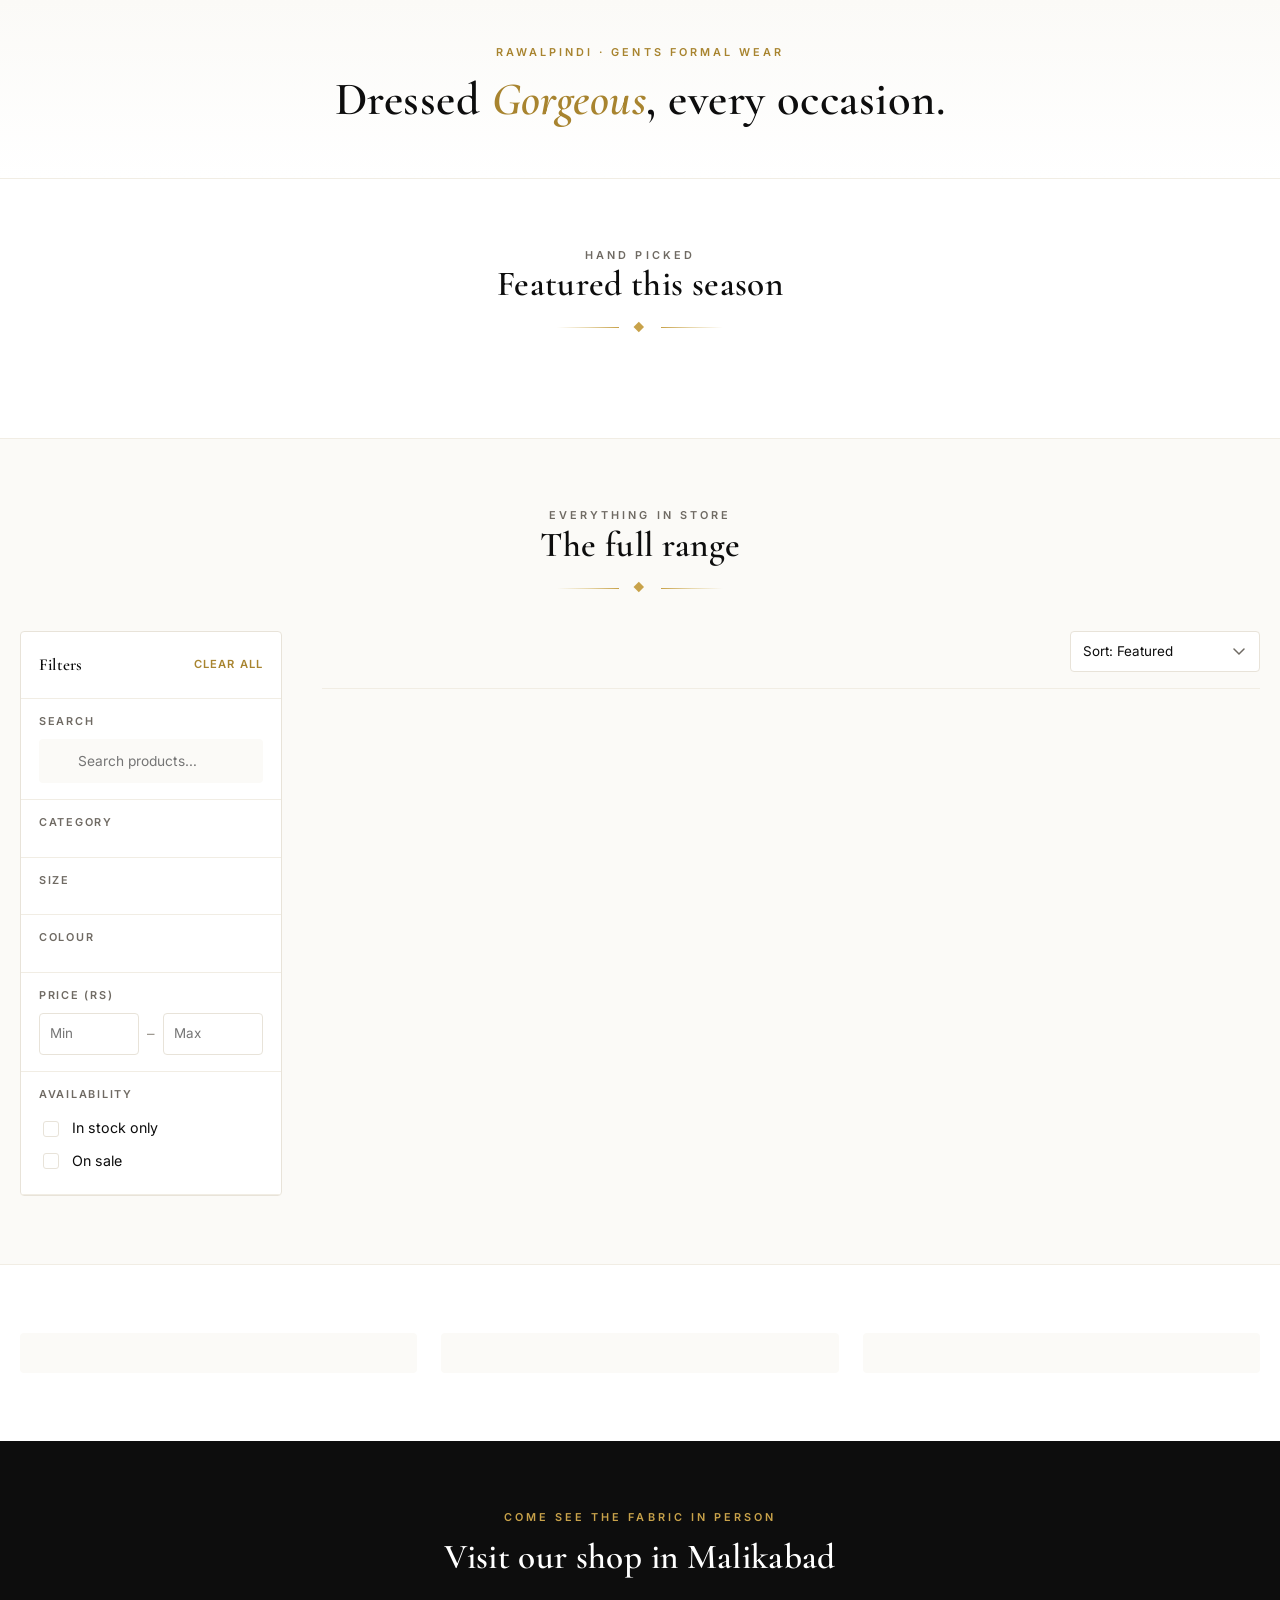
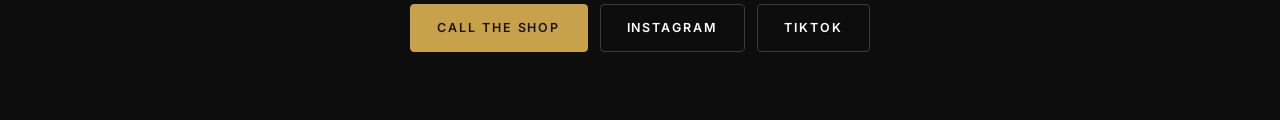
<file: index.html>
<!DOCTYPE html>
<html lang="en">
<head>
<meta charset="UTF-8">
<meta name="viewport" content="width=device-width, initial-scale=1">
<title>G.Gorgeous — Gents Wear | Suits, Shirts &amp; Ties, Rawalpindi</title>
<meta name="description" content="G.Gorgeous — three piece suits, two piece suits, dress pants, dress shirts and ties. Shop #G77, Malikabad Shopping Mall, Rawalpindi.">
<link rel="icon" href="assets/img/logo.jpg">
<link rel="preconnect" href="https://fonts.googleapis.com">
<link rel="preconnect" href="https://fonts.gstatic.com" crossorigin>
<link href="https://fonts.googleapis.com/css2?family=Cormorant+Garamond:ital,wght@0,400;0,500;0,600;0,700;1,400;1,600&family=Inter:wght@300;400;500;600;700&display=swap" rel="stylesheet">
<link rel="stylesheet" href="assets/css/style.css">
</head>
<body>

<div id="site-header"></div>

<!-- ===================== INTRO ===================== -->
<section class="intro">
  <div class="wrap center">
    <p class="eyebrow">Rawalpindi · Gents Formal Wear</p>
    <h1>Dressed <em>Gorgeous</em>, every occasion.</h1>
  </div>
</section>

<!-- ===================== FEATURED ===================== -->
<section class="section">
  <div class="wrap">
    <div class="section-head">
      <p class="eyebrow">Hand picked</p>
      <h2>Featured this season</h2>
      <div class="rule-ornament"><span>◆</span></div>
    </div>
    <div class="product-grid cols-4" id="featured-grid"></div>
  </div>
</section>

<!-- ===================== SHOP ===================== -->
<section class="section" id="shop" style="background:var(--surface);border-block:1px solid var(--line-soft)">
  <div class="wrap">
    <div class="section-head">
      <p class="eyebrow">Everything in store</p>
      <h2>The full range</h2>
      <div class="rule-ornament"><span>◆</span></div>
    </div>

    <div class="shop">
      <!-- filters -->
      <aside class="filters" id="filters">
        <div class="filters-head">
          <h3>Filters</h3>
          <button id="clear-filters">Clear all</button>
        </div>

        <div class="fgroup">
          <h4>Search</h4>
          <div class="header-search" style="width:100%">
            <input type="text" id="f-search" placeholder="Search products…" autocomplete="off">
          </div>
        </div>

        <div class="fgroup">
          <h4>Category</h4>
          <div id="f-cats"></div>
        </div>

        <div class="fgroup">
          <h4>Size</h4>
          <div class="size-pills" id="f-sizes"></div>
        </div>

        <div class="fgroup">
          <h4>Colour</h4>
          <div class="color-dots" id="f-colors"></div>
        </div>

        <div class="fgroup">
          <h4>Price (Rs)</h4>
          <div class="price-range">
            <input type="number" id="f-min" placeholder="Min" min="0">
            <span>–</span>
            <input type="number" id="f-max" placeholder="Max" min="0">
          </div>
        </div>

        <div class="fgroup">
          <h4>Availability</h4>
          <label class="check"><input type="checkbox" id="f-instock"> In stock only</label>
          <label class="check"><input type="checkbox" id="f-sale"> On sale</label>
        </div>

        <div class="fgroup" style="display:none" id="filters-done-wrap">
          <button class="btn btn-block" id="filters-done">Show results</button>
        </div>
      </aside>

      <!-- results -->
      <div>
        <div class="shop-toolbar">
          <div class="flex items-center gap-12">
            <button class="btn btn-sm btn-ghost filter-toggle hide" id="filter-toggle">Filters</button>
            <span class="count-txt" id="count-txt"></span>
          </div>
          <div class="toolbar-right">
            <select id="sort">
              <option value="featured">Sort: Featured</option>
              <option value="new">Newest first</option>
              <option value="low">Price: Low to High</option>
              <option value="high">Price: High to Low</option>
              <option value="rating">Top rated</option>
              <option value="name">Name A–Z</option>
            </select>
          </div>
        </div>
        <div class="active-chips" id="active-chips"></div>
        <div class="product-grid" id="shop-grid"></div>
        <div class="center mt-32"><button class="btn btn-ghost hide" id="load-more">Load more</button></div>
      </div>
    </div>
  </div>
</section>

<!-- ===================== SERVICE BAND ===================== -->
<section class="section">
  <div class="wrap">
    <div class="grid-3" style="gap:24px">
      <div class="assurances" style="margin:0">
        <div class="assurance" id="a1"></div>
      </div>
      <div class="assurances" style="margin:0">
        <div class="assurance" id="a2"></div>
      </div>
      <div class="assurances" style="margin:0">
        <div class="assurance" id="a3"></div>
      </div>
    </div>
  </div>
</section>

<!-- ===================== VISIT ===================== -->
<section class="section" style="background:var(--ink);color:#c9c3b8">
  <div class="wrap center">
    <p class="eyebrow" style="color:var(--gold)">Come see the fabric in person</p>
    <h2 style="color:#fff">Visit our shop in Malikabad</h2>
    <p style="max-width:560px;margin:0 auto 26px" id="visit-addr"></p>
    <div class="flex gap-12 wrap-flex" style="justify-content:center">
      <a class="btn btn-gold" id="visit-call" href="#">Call the shop</a>
      <a class="btn btn-ghost" style="--btn-fg:#fff;--btn-bd:#3a3a3a" id="visit-insta" href="#" target="_blank" rel="noopener">Instagram</a>
      <a class="btn btn-ghost" style="--btn-fg:#fff;--btn-bd:#3a3a3a" id="visit-tiktok" href="#" target="_blank" rel="noopener">TikTok</a>
    </div>
  </div>
</section>

<div id="site-footer"></div>

<script src="assets/js/vendor/supabase.js"></script>
<script src="assets/js/config.js"></script>
<script src="assets/js/data.js"></script>
<script src="assets/js/catalog.js"></script>
<script src="assets/js/store.js"></script>
<script src="assets/js/db.js"></script>
<script src="assets/js/auth.js"></script>
<script src="assets/js/ui.js"></script>
<script src="assets/js/home.js"></script>
</body>
</html>
</file>
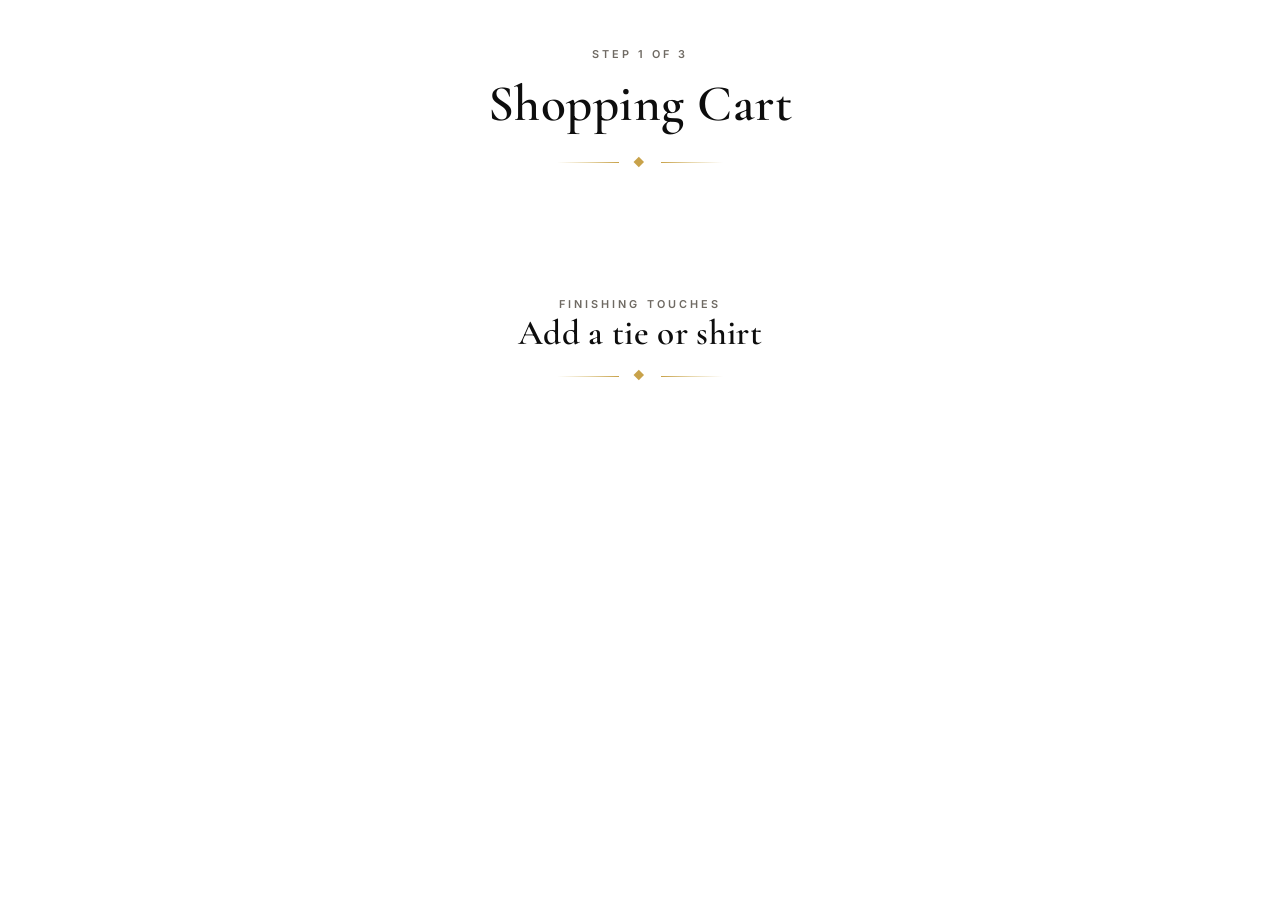
<file: cart.html>
<!DOCTYPE html>
<html lang="en">
<head>
<meta charset="UTF-8">
<meta name="viewport" content="width=device-width, initial-scale=1">
<title>Shopping Cart — G.Gorgeous</title>
<link rel="icon" href="assets/img/logo.jpg">
<link rel="preconnect" href="https://fonts.googleapis.com">
<link rel="preconnect" href="https://fonts.gstatic.com" crossorigin>
<link href="https://fonts.googleapis.com/css2?family=Cormorant+Garamond:ital,wght@0,400;0,500;0,600;0,700;1,400;1,600&family=Inter:wght@300;400;500;600;700&display=swap" rel="stylesheet">
<link rel="stylesheet" href="assets/css/style.css">
</head>
<body>

<div id="site-header"></div>

<main class="wrap">
  <div class="page-head">
    <p class="eyebrow">Step 1 of 3</p>
    <h1>Shopping Cart</h1>
    <div class="rule-ornament"><span>◆</span></div>
    <p id="cart-sub"></p>
  </div>

  <div id="cart-wrap"></div>

  <section class="section" id="cart-suggest">
    <div class="section-head">
      <p class="eyebrow">Finishing touches</p>
      <h2>Add a tie or shirt</h2>
      <div class="rule-ornament"><span>◆</span></div>
    </div>
    <div class="product-grid cols-4" id="suggest-grid"></div>
  </section>
</main>

<div id="site-footer"></div>

<script src="assets/js/vendor/supabase.js"></script>
<script src="assets/js/config.js"></script>
<script src="assets/js/data.js"></script>
<script src="assets/js/catalog.js"></script>
<script src="assets/js/store.js"></script>
<script src="assets/js/db.js"></script>
<script src="assets/js/auth.js"></script>
<script src="assets/js/ui.js"></script>
<script src="assets/js/cart.js"></script>
</body>
</html>
</file>
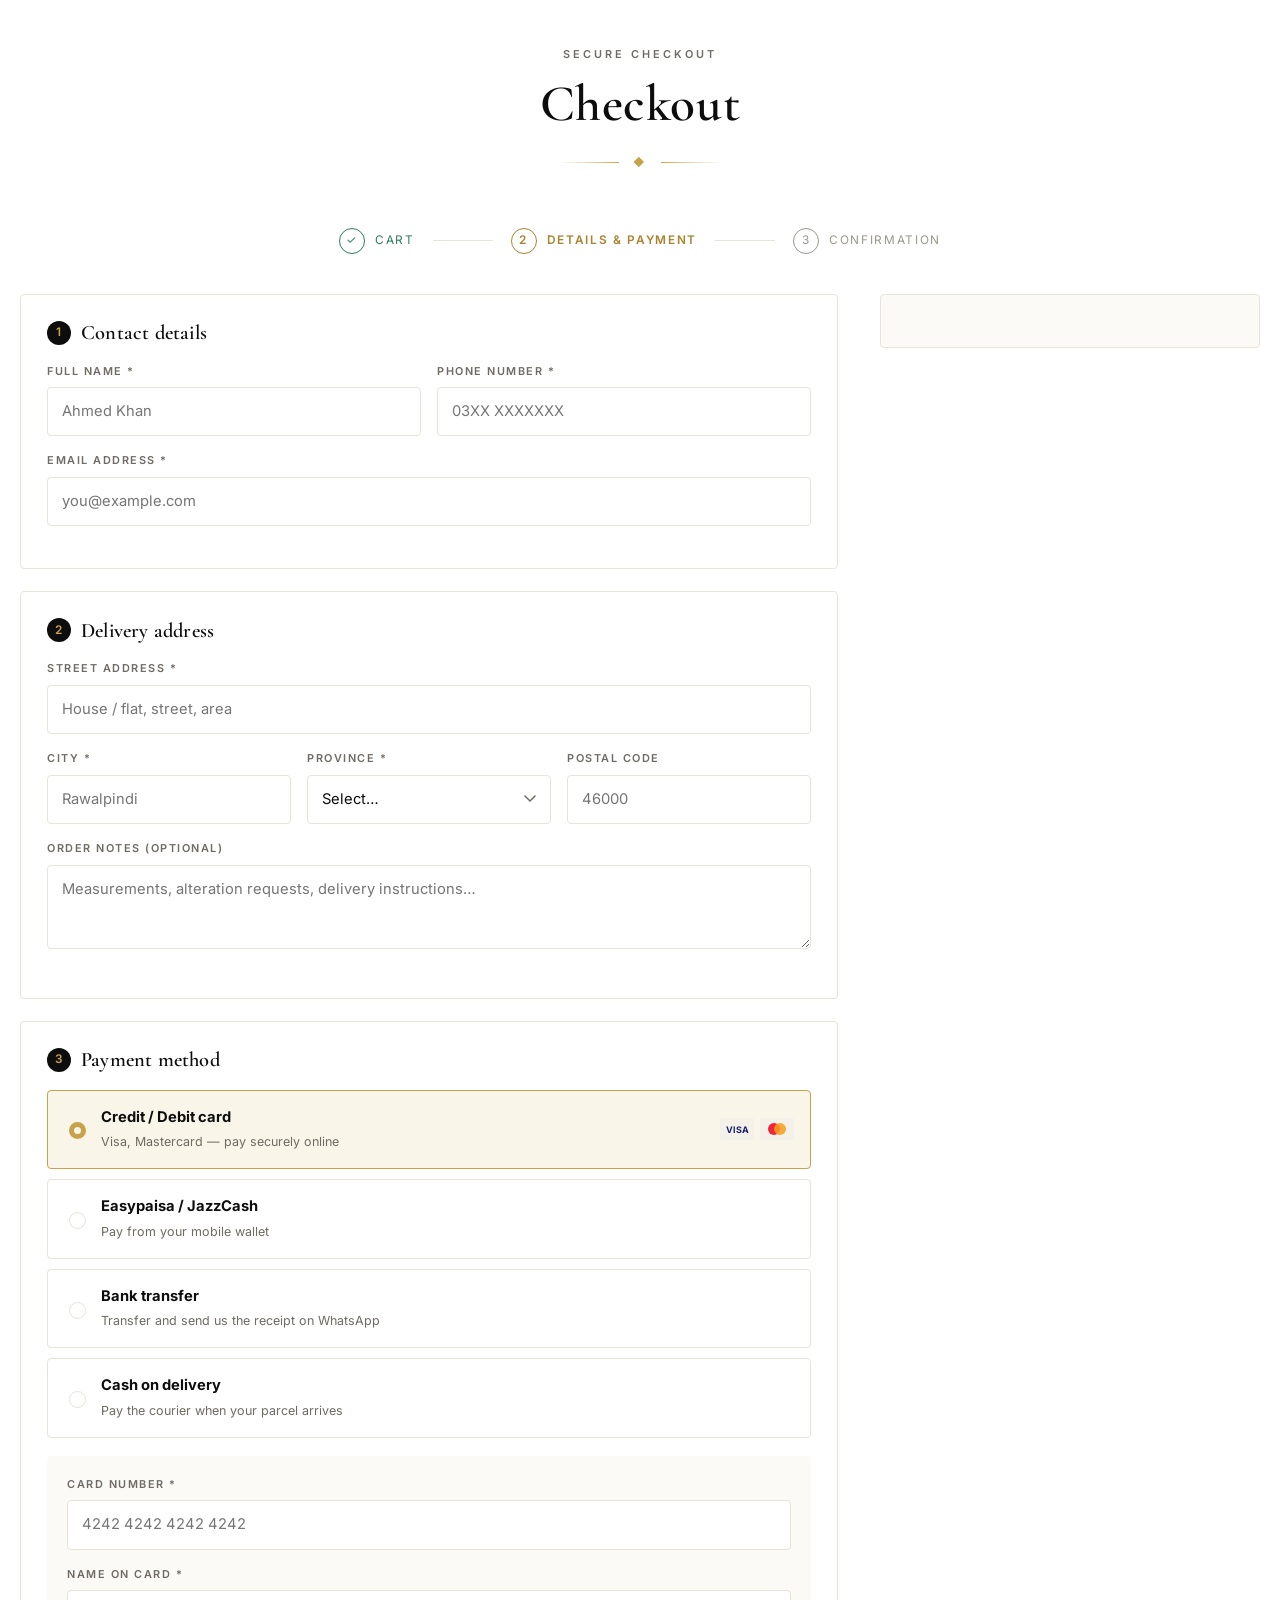
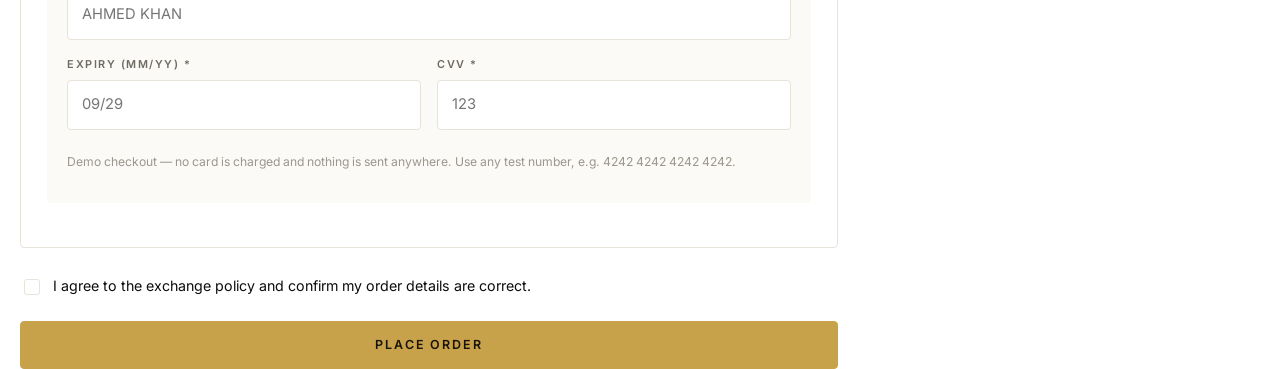
<file: checkout.html>
<!DOCTYPE html>
<html lang="en">
<head>
<meta charset="UTF-8">
<meta name="viewport" content="width=device-width, initial-scale=1">
<title>Checkout — G.Gorgeous</title>
<link rel="icon" href="assets/img/logo.jpg">
<link rel="preconnect" href="https://fonts.googleapis.com">
<link rel="preconnect" href="https://fonts.gstatic.com" crossorigin>
<link href="https://fonts.googleapis.com/css2?family=Cormorant+Garamond:ital,wght@0,400;0,500;0,600;0,700;1,400;1,600&family=Inter:wght@300;400;500;600;700&display=swap" rel="stylesheet">
<link rel="stylesheet" href="assets/css/style.css">
</head>
<body>

<div id="site-header"></div>

<main class="wrap" id="checkout-main">
  <div class="page-head">
    <p class="eyebrow">Secure checkout</p>
    <h1>Checkout</h1>
    <div class="rule-ornament"><span>◆</span></div>
  </div>

  <div class="steps">
    <span class="step done"><i>✓</i> Cart</span><span class="step-sep"></span>
    <span class="step on"><i>2</i> Details &amp; payment</span><span class="step-sep"></span>
    <span class="step"><i>3</i> Confirmation</span>
  </div>

  <div class="cart-layout" id="checkout-body">
    <form id="checkout-form" novalidate>

      <div class="checkout-block">
        <h3><i>1</i> Contact details</h3>
        <div class="grid-2">
          <div class="field"><label>Full name *</label>
            <input type="text" id="c-name" placeholder="Ahmed Khan" autocomplete="name">
            <p class="err-msg">Please enter your full name</p></div>
          <div class="field"><label>Phone number *</label>
            <input type="tel" id="c-phone" placeholder="03XX XXXXXXX" autocomplete="tel">
            <p class="err-msg">Enter a valid Pakistani mobile number</p></div>
        </div>
        <div class="field"><label>Email address *</label>
          <input type="email" id="c-email" placeholder="you@example.com" autocomplete="email">
          <p class="err-msg">Enter a valid email address</p></div>
      </div>

      <div class="checkout-block">
        <h3><i>2</i> Delivery address</h3>
        <div class="field"><label>Street address *</label>
          <input type="text" id="c-address" placeholder="House / flat, street, area" autocomplete="street-address">
          <p class="err-msg">Please enter your delivery address</p></div>
        <div class="grid-3">
          <div class="field"><label>City *</label>
            <input type="text" id="c-city" placeholder="Rawalpindi" autocomplete="address-level2">
            <p class="err-msg">Required</p></div>
          <div class="field"><label>Province *</label>
            <select id="c-province">
              <option value="">Select…</option>
              <option>Punjab</option><option>Sindh</option><option>Khyber Pakhtunkhwa</option>
              <option>Balochistan</option><option>Islamabad Capital Territory</option>
              <option>Gilgit-Baltistan</option><option>Azad Kashmir</option>
            </select>
            <p class="err-msg">Required</p></div>
          <div class="field"><label>Postal code</label>
            <input type="text" id="c-postal" placeholder="46000" autocomplete="postal-code"></div>
        </div>
        <div class="field"><label>Order notes (optional)</label>
          <textarea id="c-notes" placeholder="Measurements, alteration requests, delivery instructions…" style="min-height:84px"></textarea></div>
      </div>

      <div class="checkout-block">
        <h3><i>3</i> Payment method</h3>
        <div class="pay-methods" id="pay-methods">
          <label class="pay-option on">
            <input type="radio" name="pay" value="card" checked>
            <span><b>Credit / Debit card</b><small>Visa, Mastercard — pay securely online</small></span>
            <span class="pay-logos">
              <svg width="34" height="22" viewBox="0 0 34 22"><rect width="34" height="22" rx="3" fill="#f4f1ea"/><text x="17" y="15" text-anchor="middle" font-family="Inter,sans-serif" font-size="9" font-weight="700" fill="#1a1f71">VISA</text></svg>
              <svg width="34" height="22" viewBox="0 0 34 22"><rect width="34" height="22" rx="3" fill="#f4f1ea"/><circle cx="14" cy="11" r="6" fill="#eb001b" opacity=".85"/><circle cx="20" cy="11" r="6" fill="#f79e1b" opacity=".85"/></svg>
            </span>
          </label>
          <label class="pay-option">
            <input type="radio" name="pay" value="wallet">
            <span><b>Easypaisa / JazzCash</b><small>Pay from your mobile wallet</small></span>
          </label>
          <label class="pay-option">
            <input type="radio" name="pay" value="bank">
            <span><b>Bank transfer</b><small>Transfer and send us the receipt on WhatsApp</small></span>
          </label>
          <label class="pay-option">
            <input type="radio" name="pay" value="cod">
            <span><b>Cash on delivery</b><small>Pay the courier when your parcel arrives</small></span>
          </label>
        </div>

        <div class="card-form" id="card-form">
          <div class="field"><label>Card number *</label>
            <input type="text" id="c-card" placeholder="4242 4242 4242 4242" inputmode="numeric" maxlength="23" autocomplete="cc-number">
            <p class="err-msg">Enter a valid card number</p></div>
          <div class="field"><label>Name on card *</label>
            <input type="text" id="c-cardname" placeholder="AHMED KHAN" autocomplete="cc-name">
            <p class="err-msg">Required</p></div>
          <div class="grid-2">
            <div class="field"><label>Expiry (MM/YY) *</label>
              <input type="text" id="c-exp" placeholder="09/29" maxlength="5" inputmode="numeric" autocomplete="cc-exp">
              <p class="err-msg">Enter a valid future expiry date</p></div>
            <div class="field"><label>CVV *</label>
              <input type="password" id="c-cvv" placeholder="123" maxlength="4" inputmode="numeric" autocomplete="cc-csc">
              <p class="err-msg">3 or 4 digits</p></div>
          </div>
          <p class="hint">Demo checkout — no card is charged and nothing is sent anywhere. Use any test number, e.g. 4242 4242 4242 4242.</p>
        </div>

        <div class="card-form hide" id="wallet-form">
          <div class="field"><label>Wallet account number *</label>
            <input type="tel" id="c-wallet" placeholder="03XX XXXXXXX">
            <p class="err-msg">Enter the mobile number registered with your wallet</p></div>
          <p class="hint">You will receive a payment prompt on your phone. Demo only — nothing is charged.</p>
        </div>

        <div class="card-form hide" id="bank-form">
          <table class="spec-table">
            <tr><td>Bank</td><td>Meezan Bank</td></tr>
            <tr><td>Title</td><td>G.Gorgeous Gents Wear</td></tr>
            <tr><td>Account</td><td>0123 4567 8901 2345</td></tr>
            <tr><td>IBAN</td><td>PK00 MEZN 0001 2345 6789 0123</td></tr>
          </table>
          <p class="hint">Transfer the total and send the receipt to 0342 5714108 on WhatsApp. We dispatch once it clears.</p>
        </div>

        <div class="card-form hide" id="cod-form">
          <p class="hint" style="margin:0">Please keep the exact amount ready. Our courier will collect payment at your doorstep. A confirmation call is made before dispatch.</p>
        </div>
      </div>

      <label class="check" style="margin-bottom:18px">
        <input type="checkbox" id="c-terms">
        <span>I agree to the exchange policy and confirm my order details are correct.</span>
      </label>
      <p class="err-msg" id="terms-err" style="margin-top:-10px;margin-bottom:14px">Please accept before placing the order</p>

      <button type="submit" class="btn btn-gold btn-block" id="place-order">Place order</button>
    </form>

    <aside class="summary" id="checkout-summary"></aside>
  </div>
</main>

<div id="site-footer"></div>

<script src="assets/js/vendor/supabase.js"></script>
<script src="assets/js/config.js"></script>
<script src="assets/js/data.js"></script>
<script src="assets/js/catalog.js"></script>
<script src="assets/js/store.js"></script>
<script src="assets/js/db.js"></script>
<script src="assets/js/auth.js"></script>
<script src="assets/js/ui.js"></script>
<script src="assets/js/checkout.js"></script>
</body>
</html>
</file>
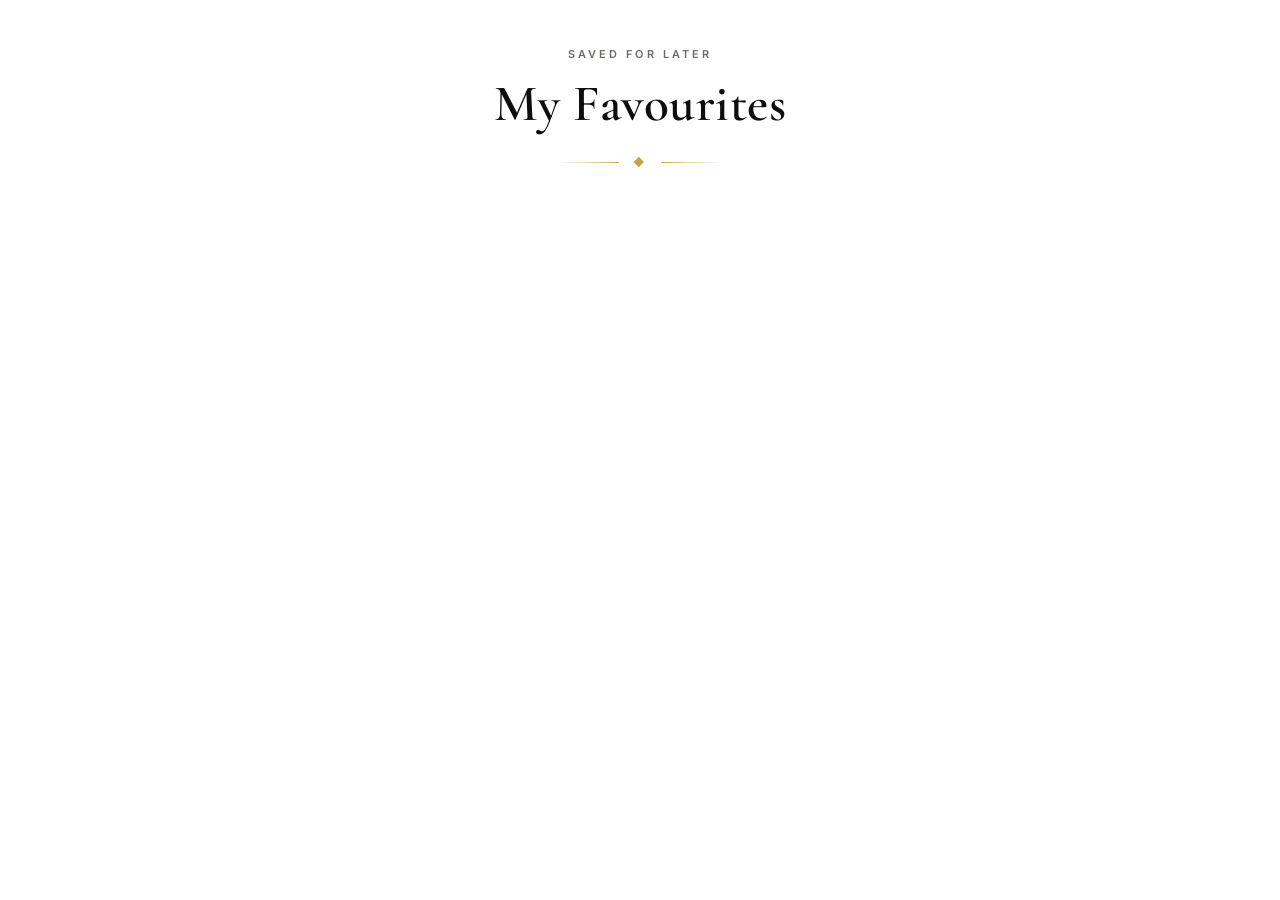
<file: favourites.html>
<!DOCTYPE html>
<html lang="en">
<head>
<meta charset="UTF-8">
<meta name="viewport" content="width=device-width, initial-scale=1">
<title>My Favourites — G.Gorgeous</title>
<link rel="icon" href="assets/img/logo.jpg">
<link rel="preconnect" href="https://fonts.googleapis.com">
<link rel="preconnect" href="https://fonts.gstatic.com" crossorigin>
<link href="https://fonts.googleapis.com/css2?family=Cormorant+Garamond:ital,wght@0,400;0,500;0,600;0,700;1,400;1,600&family=Inter:wght@300;400;500;600;700&display=swap" rel="stylesheet">
<link rel="stylesheet" href="assets/css/style.css">
</head>
<body>

<div id="site-header"></div>

<main class="wrap">
  <div class="page-head">
    <p class="eyebrow">Saved for later</p>
    <h1>My Favourites</h1>
    <div class="rule-ornament"><span>◆</span></div>
    <p id="fav-sub" class="muted"></p>
  </div>

  <div class="product-grid cols-4" id="fav-grid"></div>
  <div class="center mt-32" id="fav-actions"></div>
</main>

<div id="site-footer"></div>

<script src="assets/js/vendor/supabase.js"></script>
<script src="assets/js/config.js"></script>
<script src="assets/js/data.js"></script>
<script src="assets/js/catalog.js"></script>
<script src="assets/js/store.js"></script>
<script src="assets/js/db.js"></script>
<script src="assets/js/auth.js"></script>
<script src="assets/js/ui.js"></script>
<script>
document.addEventListener('DOMContentLoaded', async () => {
  await loadCatalogue();
  mountChrome('fav');
  render();
  document.addEventListener('gg:favs', render);
});

function render() {
  const ids = getFavs();
  const list = ids.map(productById).filter(Boolean);
  const grid = document.getElementById('fav-grid');
  const sub = document.getElementById('fav-sub');
  const actions = document.getElementById('fav-actions');

  if (!list.length) {
    grid.className = '';
    grid.innerHTML = `<div class="empty-state">
      <h3>No favourites yet</h3>
      <p>Tap the heart on any product to keep it here for later.</p>
      <a class="btn" href="index.html#shop">Browse the collection</a></div>`;
    sub.textContent = '';
    actions.innerHTML = '';
    return;
  }

  grid.className = 'product-grid cols-4';
  grid.innerHTML = list.map(productCard).join('');
  sub.textContent = `${list.length} piece${list.length > 1 ? 's' : ''} saved`;
  actions.innerHTML = `<button class="btn btn-ghost btn-sm" id="clear-favs">Clear all favourites</button>`;
  document.getElementById('clear-favs').onclick = () =>
    confirmBox('Clear favourites?', 'This removes every saved piece.', () => {
      getFavs().slice().forEach(toggleFav);
      toast('Favourites cleared');
      render();
    }, 'Clear all');
}
</script>
</body>
</html>
</file>
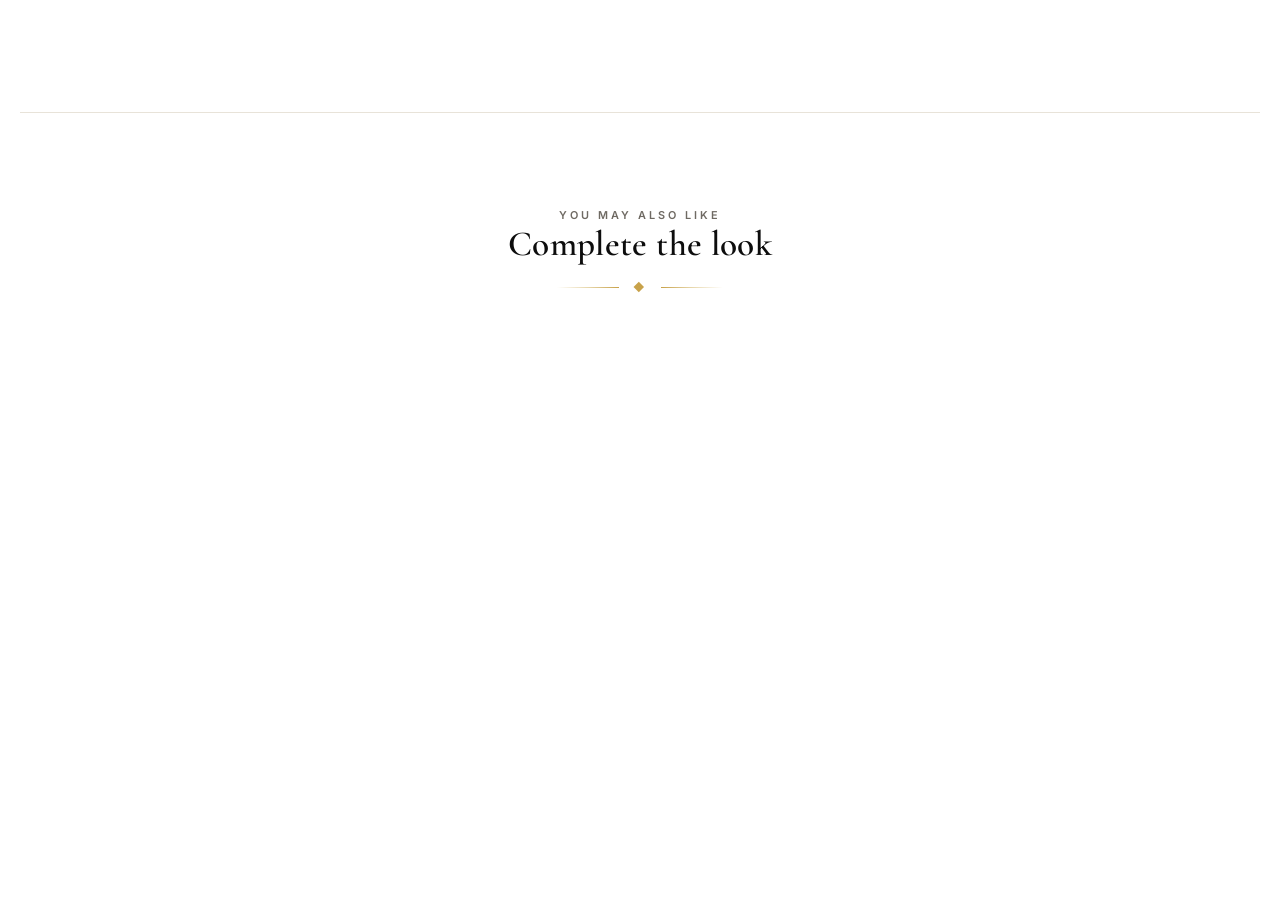
<file: product.html>
<!DOCTYPE html>
<html lang="en">
<head>
<meta charset="UTF-8">
<meta name="viewport" content="width=device-width, initial-scale=1">
<title>Product — G.Gorgeous</title>
<link rel="icon" href="assets/img/logo.jpg">
<link rel="preconnect" href="https://fonts.googleapis.com">
<link rel="preconnect" href="https://fonts.gstatic.com" crossorigin>
<link href="https://fonts.googleapis.com/css2?family=Cormorant+Garamond:ital,wght@0,400;0,500;0,600;0,700;1,400;1,600&family=Inter:wght@300;400;500;600;700&display=swap" rel="stylesheet">
<link rel="stylesheet" href="assets/css/style.css">
</head>
<body>

<div id="site-header"></div>

<main class="wrap">
  <div class="crumbs" id="crumbs"></div>
  <div class="pdp" id="pdp"></div>

  <section class="section" id="tabs-section">
    <div class="tabs" id="tabs"></div>
    <div id="tab-panels"></div>
  </section>

  <section class="section" style="padding-top:0" id="related-section">
    <div class="section-head">
      <p class="eyebrow">You may also like</p>
      <h2>Complete the look</h2>
      <div class="rule-ornament"><span>◆</span></div>
    </div>
    <div class="product-grid cols-4" id="related-grid"></div>
  </section>
</main>

<div id="site-footer"></div>

<script src="assets/js/vendor/supabase.js"></script>
<script src="assets/js/config.js"></script>
<script src="assets/js/data.js"></script>
<script src="assets/js/catalog.js"></script>
<script src="assets/js/store.js"></script>
<script src="assets/js/db.js"></script>
<script src="assets/js/auth.js"></script>
<script src="assets/js/ui.js"></script>
<script src="assets/js/product.js"></script>
</body>
</html>
</file>
<file: assets/css/style.css>
/* ==========================================================================
   G.GORGEOUS — Gents Wear
   Brand palette: white canvas, black ink, antique gold accents
   ========================================================================== */

:root {
  --gold: #c8a24a;
  --gold-deep: #a8842f;
  --gold-soft: #e7d7ac;
  --gold-wash: #faf5e9;

  --ink: #0d0d0d;
  --ink-2: #2b2b2b;
  --muted: #6f6a63;
  --muted-2: #9b968e;

  --bg: #ffffff;
  --surface: #fbfaf7;
  --surface-2: #f4f1ea;
  --line: #e8e3d9;
  --line-soft: #f1ede4;

  --ok: #2f7d5d;
  --warn: #b8860b;
  --danger: #b3423a;

  --radius: 4px;
  --radius-lg: 8px;
  --shadow-sm: 0 1px 2px rgba(13, 13, 13, .05);
  --shadow: 0 6px 24px rgba(13, 13, 13, .07);
  --shadow-lg: 0 18px 60px rgba(13, 13, 13, .13);

  --serif: "Cormorant Garamond", "Playfair Display", Georgia, "Times New Roman", serif;
  --sans: "Inter", -apple-system, BlinkMacSystemFont, "Segoe UI", Roboto, Helvetica, Arial, sans-serif;

  --wrap: 1280px;
  --header-h: 118px;
}

* { box-sizing: border-box; }

html { -webkit-text-size-adjust: 100%; }

body {
  margin: 0;
  background: var(--bg);
  color: var(--ink);
  font-family: var(--sans);
  font-size: 15px;
  line-height: 1.6;
  -webkit-font-smoothing: antialiased;
}

img { max-width: 100%; display: block; }
a { color: inherit; text-decoration: none; }
button, input, select, textarea { font: inherit; color: inherit; }

h1, h2, h3, h4 {
  font-family: var(--serif);
  font-weight: 600;
  letter-spacing: .01em;
  line-height: 1.15;
  margin: 0 0 .4em;
}
h1 { font-size: clamp(2rem, 4.4vw, 3.2rem); }
h2 { font-size: clamp(1.5rem, 3vw, 2.2rem); }
h3 { font-size: 1.28rem; }

.wrap { width: min(100% - 40px, var(--wrap)); margin-inline: auto; }
.wrap-narrow { width: min(100% - 40px, 940px); margin-inline: auto; }

/* ---------- Shared atoms ---------- */

.eyebrow {
  font-size: .68rem;
  letter-spacing: .28em;
  text-transform: uppercase;
  color: var(--gold-deep);
  font-weight: 600;
  margin: 0 0 .7rem;
}

.rule-ornament {
  display: flex; align-items: center; justify-content: center;
  gap: 14px; color: var(--gold); margin: 8px 0 26px;
}
.rule-ornament::before, .rule-ornament::after {
  content: ""; height: 1px; width: 62px;
  background: linear-gradient(90deg, transparent, var(--gold-soft), var(--gold));
}
.rule-ornament::after { background: linear-gradient(270deg, transparent, var(--gold-soft), var(--gold)); }
.rule-ornament span { font-size: 11px; letter-spacing: .2em; }

.section { padding: 68px 0; }
.section-head { text-align: center; margin-bottom: 34px; }
.section-head p { color: var(--muted); max-width: 560px; margin: 0 auto; }

.btn {
  --btn-bg: var(--ink);
  --btn-fg: #fff;
  --btn-bd: var(--ink);
  display: inline-flex; align-items: center; justify-content: center; gap: 9px;
  padding: 13px 26px;
  background: var(--btn-bg); color: var(--btn-fg);
  border: 1px solid var(--btn-bd);
  border-radius: var(--radius);
  font-size: .78rem; font-weight: 600;
  letter-spacing: .16em; text-transform: uppercase;
  cursor: pointer; transition: .22s ease;
  white-space: nowrap;
}
.btn:hover { --btn-bg: var(--gold-deep); --btn-bd: var(--gold-deep); transform: translateY(-1px); }
.btn:active { transform: translateY(0); }
.btn[disabled] { opacity: .45; cursor: not-allowed; transform: none; }
.btn-gold { --btn-bg: var(--gold); --btn-bd: var(--gold); --btn-fg: #1a1408; }
.btn-gold:hover { --btn-bg: var(--gold-deep); --btn-fg: #fff; }
.btn-ghost { --btn-bg: transparent; --btn-fg: var(--ink); --btn-bd: var(--line); }
.btn-ghost:hover { --btn-bg: transparent; --btn-fg: var(--gold-deep); --btn-bd: var(--gold); }
.btn-danger { --btn-bg: transparent; --btn-fg: var(--danger); --btn-bd: #edd6d4; }
.btn-danger:hover { --btn-bg: var(--danger); --btn-fg: #fff; --btn-bd: var(--danger); }
.btn-sm { padding: 9px 16px; font-size: .68rem; letter-spacing: .12em; }
.btn-block { width: 100%; }

.badge {
  display: inline-block; padding: 4px 10px; border-radius: 100px;
  font-size: .62rem; font-weight: 700; letter-spacing: .14em; text-transform: uppercase;
}
.badge-sale { background: #fdecea; color: var(--danger); }
.badge-new { background: var(--gold-wash); color: var(--gold-deep); }
.badge-out { background: var(--surface-2); color: var(--muted); }
.badge-ok { background: #e8f4ee; color: var(--ok); }
.badge-warn { background: #fdf3e0; color: var(--warn); }

.field { margin-bottom: 16px; }
.field label, .lbl {
  display: block; font-size: .68rem; font-weight: 600;
  letter-spacing: .14em; text-transform: uppercase; color: var(--muted);
  margin-bottom: 7px;
}
.input, input[type="text"], input[type="email"], input[type="tel"],
input[type="number"], input[type="password"], input[type="url"], select, textarea {
  width: 100%; padding: 12px 14px;
  background: #fff; border: 1px solid var(--line); border-radius: var(--radius);
  font-size: .92rem; transition: .18s ease;
}
input:focus, select:focus, textarea:focus {
  outline: none; border-color: var(--gold); box-shadow: 0 0 0 3px rgba(200, 162, 74, .14);
}
textarea { min-height: 110px; resize: vertical; line-height: 1.6; }
select {
  appearance: none;
  background-image: url("data:image/svg+xml;utf8,<svg xmlns='http://www.w3.org/2000/svg' width='12' height='8'><path d='M1 1l5 5 5-5' stroke='%236f6a63' stroke-width='1.5' fill='none' stroke-linecap='round'/></svg>");
  background-repeat: no-repeat; background-position: right 14px center; padding-right: 36px;
}
.hint { font-size: .76rem; color: var(--muted-2); margin-top: 6px; }
.err-msg { font-size: .76rem; color: var(--danger); margin-top: 6px; display: none; }
.field.invalid input, .field.invalid select, .field.invalid textarea { border-color: var(--danger); }
.field.invalid .err-msg { display: block; }
.grid-2 { display: grid; grid-template-columns: 1fr 1fr; gap: 0 16px; }
.grid-3 { display: grid; grid-template-columns: repeat(3, 1fr); gap: 0 16px; }

/* ---------- Header ---------- */

.announce {
  background: var(--ink); color: #efe7d4;
  font-size: .72rem; letter-spacing: .16em; text-transform: uppercase;
  text-align: center; padding: 9px 16px;
}
.announce b { color: var(--gold); font-weight: 600; }

.site-header {
  position: sticky; top: 0; z-index: 60;
  background: rgba(255, 255, 255, .96);
  backdrop-filter: blur(10px);
  border-bottom: 1px solid var(--line-soft);
}
.header-bar {
  display: grid; grid-template-columns: 1fr auto 1fr; align-items: center;
  gap: 16px; padding: 14px 0;
}
.brand { display: flex; align-items: center; gap: 12px; justify-self: center; }
.brand img { width: 54px; height: 54px; border-radius: 50%; box-shadow: 0 0 0 1px var(--gold-soft), 0 4px 14px rgba(0,0,0,.12); }
.brand-name { font-family: var(--serif); font-size: 1.5rem; letter-spacing: .06em; line-height: 1; }
.brand-sub { font-size: .58rem; letter-spacing: .34em; text-transform: uppercase; color: var(--gold-deep); margin-top: 3px; }

.header-actions { display: flex; align-items: center; gap: 6px; justify-self: end; }
.icon-btn {
  position: relative; display: inline-flex; align-items: center; justify-content: center;
  width: 42px; height: 42px; border: 1px solid transparent; border-radius: 50%;
  background: transparent; cursor: pointer; transition: .2s ease; color: var(--ink);
}
.icon-btn:hover { background: var(--gold-wash); color: var(--gold-deep); }
.icon-btn .count {
  position: absolute; top: 3px; right: 1px; min-width: 18px; height: 18px; padding: 0 5px;
  background: var(--gold); color: #1a1408; border-radius: 100px;
  font-size: .62rem; font-weight: 700; display: grid; place-items: center;
}
.icon-btn .count:empty, .icon-btn .count[data-zero="1"] { display: none; }

.header-search { justify-self: start; position: relative; width: min(320px, 100%); }
.header-search input {
  padding: 10px 14px 10px 38px; background: var(--surface); border-color: transparent;
  font-size: .86rem;
}
.header-search input:focus { background: #fff; }
.header-search svg { position: absolute; left: 13px; top: 50%; transform: translateY(-50%); color: var(--muted-2); }

.nav {
  display: flex; justify-content: center; gap: 34px;
  border-top: 1px solid var(--line-soft); padding: 12px 0;
}
.nav a {
  font-size: .74rem; letter-spacing: .18em; text-transform: uppercase;
  font-weight: 500; color: var(--ink-2); position: relative; padding: 2px 0;
  transition: color .2s;
}
.nav a::after {
  content: ""; position: absolute; left: 50%; bottom: -3px; width: 0; height: 1px;
  background: var(--gold); transition: .25s ease; transform: translateX(-50%);
}
.nav a:hover, .nav a.active { color: var(--gold-deep); }
.nav a:hover::after, .nav a.active::after { width: 100%; }

.menu-toggle { display: none; }

/* ---------- Hero ---------- */

.hero {
  position: relative; overflow: hidden;
  background:
    radial-gradient(900px 420px at 82% 12%, rgba(200,162,74,.16), transparent 62%),
    linear-gradient(180deg, var(--surface) 0%, #fff 78%);
  border-bottom: 1px solid var(--line-soft);
}
.hero-inner {
  display: grid; grid-template-columns: 1.05fr .95fr; align-items: center; gap: 50px;
  padding: 66px 0 74px;
}
.hero h1 { margin-bottom: .3em; }
.hero h1 em { font-style: italic; color: var(--gold-deep); }
.hero p.lead { font-size: 1.04rem; color: var(--muted); max-width: 460px; margin-bottom: 28px; }
.hero-cta { display: flex; gap: 12px; flex-wrap: wrap; }
.hero-stats { display: flex; gap: 34px; margin-top: 44px; }
.hero-stats div strong { display: block; font-family: var(--serif); font-size: 1.7rem; color: var(--ink); }
.hero-stats div span { font-size: .68rem; letter-spacing: .16em; text-transform: uppercase; color: var(--muted); }

.hero-art {
  position: relative; aspect-ratio: 4 / 4.4;
  border-radius: var(--radius-lg); overflow: hidden;
  background: var(--ink); box-shadow: var(--shadow-lg);
}
.hero-art { display: grid; place-items: center; }
.logo-ring {
  width: 72%; aspect-ratio: 1; border-radius: 50%; overflow: hidden;
  box-shadow: 0 0 0 1px rgba(200, 162, 74, .45), 0 24px 60px rgba(0, 0, 0, .55);
}
.logo-ring img { width: 108%; height: 108%; margin: -4%; object-fit: cover; }
.hero-art::after {
  content: ""; position: absolute; inset: 16px; border: 1px solid rgba(200,162,74,.35);
  border-radius: var(--radius); pointer-events: none;
}
.hero-tag {
  position: absolute; left: 0; bottom: 26px; background: #fff;
  padding: 14px 22px 14px 26px; box-shadow: var(--shadow);
  border-left: 3px solid var(--gold);
}
.hero-tag b { font-family: var(--serif); font-size: 1.1rem; display: block; }
.hero-tag span { font-size: .7rem; letter-spacing: .14em; text-transform: uppercase; color: var(--muted); }


/* ---------- Intro band (compact, keeps products near the top) ---------- */

.intro {
  padding: 44px 0 38px;
  background: linear-gradient(180deg, var(--surface) 0%, #fff 100%);
  border-bottom: 1px solid var(--line-soft);
}
.intro h1 { font-size: clamp(1.8rem, 3.8vw, 2.9rem); margin-bottom: .3em; }
.intro h1 em { font-style: italic; color: var(--gold-deep); }
.intro .lead { color: var(--muted); max-width: 620px; margin: 0 auto 24px; font-size: 1rem; }
.intro-cta { display: flex; gap: 12px; justify-content: center; flex-wrap: wrap; }
.intro-stats { display: flex; gap: 40px; justify-content: center; margin-top: 30px; flex-wrap: wrap; }
.intro-stats strong { display: block; font-family: var(--serif); font-size: 1.5rem; }
.intro-stats span { font-size: .64rem; letter-spacing: .16em; text-transform: uppercase; color: var(--muted); }

.cat-drop { position: relative; }
.cat-drop-menu {
  position: absolute; left: 50%; transform: translateX(-50%) translateY(6px);
  top: 100%; width: 268px; background: #fff; border: 1px solid var(--line);
  border-radius: var(--radius); box-shadow: var(--shadow); padding: 8px;
  z-index: 40; display: none; text-align: left;
}
.cat-drop.open .cat-drop-menu { display: block; animation: fade .18s ease; }
.cat-drop-menu a {
  display: flex; align-items: center; gap: 12px; padding: 10px 12px;
  border-radius: 3px; transition: .16s;
}
.cat-drop-menu a:hover { background: var(--gold-wash); }
.cat-drop-menu .ic { width: 26px; flex: none; }
.cat-drop-menu b { display: block; font-family: var(--serif); font-size: 1rem; line-height: 1.2; }
.cat-drop-menu small { font-size: .68rem; letter-spacing: .1em; text-transform: uppercase; color: var(--muted); }

@media (max-width: 620px) {
  .intro { padding: 30px 0 26px; }
  .intro .lead { font-size: .93rem; margin-bottom: 20px; }
  .intro-stats { gap: 24px; margin-top: 22px; }
  .cat-drop, .intro-cta .btn { width: 100%; }
  .cat-drop-btn, .cat-drop > .btn { width: 100%; }
  .cat-drop-menu { width: 100%; }
}

/* ---------- Category strip ---------- */

.cat-strip { display: grid; grid-template-columns: repeat(5, 1fr); gap: 14px; }
.cat-card {
  position: relative; display: block; padding: 22px 18px; text-align: center;
  background: var(--surface); border: 1px solid var(--line-soft); border-radius: var(--radius);
  transition: .24s ease; cursor: pointer;
}
.cat-card:hover { background: #fff; border-color: var(--gold-soft); box-shadow: var(--shadow); transform: translateY(-3px); }
.cat-card .cat-ico { width: 54px; height: 62px; margin: 0 auto 12px; }
.cat-card b { font-family: var(--serif); font-size: 1.02rem; display: block; }
.cat-card span { font-size: .68rem; letter-spacing: .12em; text-transform: uppercase; color: var(--muted); }

/* ---------- Shop layout ---------- */

.shop { display: grid; grid-template-columns: 262px 1fr; gap: 40px; align-items: start; }

.filters {
  position: sticky; top: calc(var(--header-h) + 14px);
  border: 1px solid var(--line); border-radius: var(--radius); background: #fff;
}
.filters-head {
  display: flex; align-items: center; justify-content: space-between;
  padding: 16px 18px; border-bottom: 1px solid var(--line-soft);
}
.filters-head h3 { margin: 0; font-size: 1.05rem; }
.filters-head button {
  background: none; border: none; cursor: pointer; font-size: .7rem;
  letter-spacing: .1em; text-transform: uppercase; color: var(--gold-deep); font-weight: 600;
  padding: 8px 0; min-height: 32px;
}
.fgroup { padding: 16px 18px; border-bottom: 1px solid var(--line-soft); }
.fgroup:last-child { border-bottom: none; }
.fgroup > h4 {
  font-family: var(--sans); font-size: .68rem; letter-spacing: .16em;
  text-transform: uppercase; color: var(--muted); margin: 0 0 12px;
}
.check {
  display: flex; align-items: center; gap: 10px; padding: 5px 0;
  cursor: pointer; font-size: .89rem; user-select: none;
}
.check input { appearance: none; width: 16px; height: 16px; border: 1px solid var(--line); border-radius: 3px; flex: none; cursor: pointer; transition: .16s; }
.check input:checked { background: var(--gold) url("data:image/svg+xml;utf8,<svg xmlns='http://www.w3.org/2000/svg' viewBox='0 0 12 12'><path d='M2 6.2l2.6 2.6L10 3.4' stroke='white' stroke-width='2' fill='none' stroke-linecap='round' stroke-linejoin='round'/></svg>") center/11px no-repeat; border-color: var(--gold); }
.check .n { margin-left: auto; color: var(--muted-2); font-size: .76rem; }

.size-pills, .color-dots { display: flex; flex-wrap: wrap; gap: 8px; }
.size-pill {
  min-width: 42px; padding: 7px 10px; text-align: center; cursor: pointer;
  border: 1px solid var(--line); border-radius: var(--radius);
  font-size: .76rem; font-weight: 600; letter-spacing: .04em; transition: .18s; background: #fff;
}
.size-pill:hover { border-color: var(--gold); }
.size-pill.on { background: var(--ink); color: #fff; border-color: var(--ink); }
.size-pill.disabled { opacity: .35; cursor: not-allowed; text-decoration: line-through; }

.color-dot {
  width: 26px; height: 26px; border-radius: 50%; cursor: pointer; position: relative;
  box-shadow: inset 0 0 0 1px rgba(0,0,0,.14);
  transition: .18s;
}
.color-dot:hover { transform: scale(1.08); }
.color-dot.on { box-shadow: inset 0 0 0 1px rgba(0,0,0,.14), 0 0 0 2px #fff, 0 0 0 3.5px var(--gold); }

.price-range { display: flex; align-items: center; gap: 8px; }
.price-range input { padding: 9px 10px; font-size: .84rem; }
.price-range span { color: var(--muted-2); }

.shop-toolbar {
  display: flex; align-items: center; justify-content: space-between; gap: 16px;
  padding-bottom: 16px; margin-bottom: 22px; border-bottom: 1px solid var(--line-soft);
  flex-wrap: wrap;
}
.filter-toggle { display: none; }
.shop-toolbar .count-txt { font-size: .84rem; color: var(--muted); }
.shop-toolbar .count-txt b { color: var(--ink); }
.toolbar-right { display: flex; align-items: center; gap: 10px; }
.toolbar-right select { width: auto; min-width: 190px; padding: 9px 34px 9px 12px; font-size: .84rem; }

.active-chips { display: flex; flex-wrap: wrap; gap: 8px; margin-bottom: 18px; }
.chip {
  display: inline-flex; align-items: center; gap: 7px; padding: 6px 12px;
  background: var(--gold-wash); border: 1px solid var(--gold-soft); border-radius: 100px;
  font-size: .75rem; color: var(--ink-2);
}
.chip button { background: none; border: none; cursor: pointer; color: var(--gold-deep); font-size: 1rem; line-height: 1; padding: 0; }

/* ---------- Product grid ---------- */

.product-grid { display: grid; grid-template-columns: repeat(3, 1fr); gap: 26px 22px; }
.product-grid.cols-4 { grid-template-columns: repeat(4, 1fr); }

.card { position: relative; background: #fff; }
.card-media {
  position: relative; aspect-ratio: 4 / 5; overflow: hidden;
  border: 1px solid var(--line-soft); border-radius: var(--radius); background: var(--surface);
  display: block;
}
.card-media img { width: 100%; height: 100%; object-fit: cover; transition: transform .7s cubic-bezier(.2,.7,.3,1); }
.card:hover .card-media img { transform: scale(1.05); }
.card-flags { position: absolute; top: 10px; left: 10px; display: flex; flex-direction: column; gap: 6px; align-items: flex-start; }
.card-fav {
  position: absolute; top: 10px; right: 10px; width: 36px; height: 36px; border-radius: 50%;
  background: rgba(255,255,255,.94); border: 1px solid var(--line-soft); cursor: pointer;
  display: grid; place-items: center; transition: .2s; color: var(--ink-2); z-index: 2;
}
.card-fav:hover { color: var(--danger); transform: scale(1.08); }
.card-fav.on { color: #d13b3b; }
.card-fav.on svg { fill: currentColor; }
.card:hover .card-body { padding: 14px 2px 0; }
.card-cat { font-size: .64rem; letter-spacing: .18em; text-transform: uppercase; color: var(--gold-deep); }
.card-title { font-family: var(--serif); font-size: 1.12rem; margin: 4px 0 6px; }
.card-title a:hover { color: var(--gold-deep); }
.card-meta { display: flex; align-items: center; justify-content: space-between; gap: 10px; }
.price { font-weight: 600; font-size: 1rem; }
.price .was { color: var(--muted-2); text-decoration: line-through; font-weight: 400; font-size: .86rem; margin-left: 7px; }
.card-colors { display: flex; gap: 5px; }
.card-colors i { width: 13px; height: 13px; border-radius: 50%; box-shadow: inset 0 0 0 1px rgba(0,0,0,.16); }

.stars { display: inline-flex; gap: 2px; color: var(--gold); line-height: 1; }
.stars svg { width: 13px; height: 13px; }
.rating-row { display: flex; align-items: center; gap: 7px; font-size: .76rem; color: var(--muted); margin-top: 6px; }

.empty-state { text-align: center; padding: 70px 20px; color: var(--muted); }
.empty-state h3 { color: var(--ink); }

/* ---------- Product detail ---------- */

.crumbs { font-size: .76rem; color: var(--muted); padding: 22px 0; }
.crumbs a:hover { color: var(--gold-deep); }
.crumbs span { margin: 0 8px; color: var(--muted-2); }

.pdp { display: grid; grid-template-columns: 1.05fr .95fr; gap: 52px; align-items: start; }
/* grid children default to min-width:auto, which lets a wide button row
   stretch the whole column past the viewport on small phones */
.pdp > * { min-width: 0; }
.gallery-main {
  position: relative; aspect-ratio: 4 / 5; background: var(--surface);
  border: 1px solid var(--line-soft); border-radius: var(--radius); overflow: hidden;
}
.gallery-main img, .gallery-main video { width: 100%; height: 100%; object-fit: cover; }
.gallery-main video { background: #000; object-fit: contain; }
.gallery-nav {
  position: absolute; top: 50%; transform: translateY(-50%); width: 40px; height: 40px;
  border-radius: 50%; background: rgba(255,255,255,.92); border: 1px solid var(--line);
  display: grid; place-items: center; cursor: pointer; transition: .2s;
}
.gallery-nav:hover { background: #fff; color: var(--gold-deep); }
.gallery-nav.prev { left: 12px; } .gallery-nav.next { right: 12px; }
.thumbs { display: flex; gap: 10px; margin-top: 12px; flex-wrap: wrap; }
.thumb {
  position: relative; width: 76px; aspect-ratio: 4/5; border-radius: var(--radius);
  overflow: hidden; border: 1px solid var(--line); cursor: pointer; transition: .18s; background: var(--surface);
}
.thumb img { width: 100%; height: 100%; object-fit: cover; }
.thumb.on { border-color: var(--gold); box-shadow: 0 0 0 2px rgba(200,162,74,.25); }
.thumb.video-thumb { display: grid; place-items: center; background: var(--ink); color: var(--gold); }
.thumb.video-thumb.has-poster { background: var(--ink); }
.thumb.video-thumb.has-poster img { opacity: .72; }
.thumb.video-thumb .play-dot {
  position: absolute; inset: 0; display: grid; place-items: center; color: #fff;
  text-shadow: 0 2px 8px rgba(0, 0, 0, .5);
}

/* video embeds fill the gallery frame; the platform letterboxes its own aspect */
.gallery-main .video-embed, .video-preview .video-embed { width: 100%; height: 100%; border: 0; }
.video-preview {
  width: 100%; max-width: 320px; margin-top: 14px; border-radius: var(--radius);
  overflow: hidden; background: var(--ink); border: 1px solid var(--line);
}

.pdp-info h1 { margin-bottom: .2em; }
.pdp-price { display: flex; align-items: baseline; gap: 12px; margin: 14px 0 18px; }
.pdp-price { flex-wrap: wrap; }
.pdp-price .now { font-size: 1.65rem; font-weight: 600; white-space: nowrap; }
.pdp-price .was { font-size: 1.05rem; color: var(--muted-2); text-decoration: line-through; }
.pdp-price .off { font-size: .7rem; }
.pdp-desc { color: var(--muted); margin-bottom: 22px; }

.opt-block { margin-bottom: 20px; }
.opt-head { display: flex; align-items: center; justify-content: space-between; margin-bottom: 10px; }
.opt-head .lbl { margin: 0; }
.opt-head .sel { font-size: .84rem; color: var(--ink-2); font-weight: 500; }
.size-guide-link { font-size: .72rem; color: var(--gold-deep); text-decoration: underline; cursor: pointer; }

.qty-picker { display: inline-flex; align-items: center; border: 1px solid var(--line); border-radius: var(--radius); overflow: hidden; }
.qty-picker button { width: 40px; height: 44px; background: #fff; border: none; cursor: pointer; font-size: 1.1rem; color: var(--ink-2); transition: .16s; }
.qty-picker button:hover { background: var(--gold-wash); color: var(--gold-deep); }
.qty-picker input { width: 54px; height: 44px; text-align: center; border: none; border-inline: 1px solid var(--line); border-radius: 0; font-weight: 600; }
.qty-picker input:focus { box-shadow: none; }

.buy-row { display: flex; gap: 12px; margin: 22px 0 18px; }
.buy-row .btn { flex: 1; }
.btn-heart {
  width: 52px; flex: none !important; --btn-bg: #fff; --btn-fg: var(--ink); --btn-bd: var(--line);
  padding: 0;
}
.btn-heart:hover { --btn-bg: #fff; --btn-fg: var(--danger); --btn-bd: #edd6d4; }
.btn-heart.on { --btn-fg: #d13b3b; --btn-bd: #edd6d4; }
.btn-heart.on svg { fill: currentColor; }

.assurances { display: grid; gap: 12px; padding: 20px; background: var(--surface); border-radius: var(--radius); margin-top: 22px; }
.assurance { display: flex; gap: 12px; align-items: flex-start; font-size: .86rem; }
.assurance svg { color: var(--gold-deep); flex: none; margin-top: 2px; }
.assurance b { display: block; font-weight: 600; }
.assurance span { color: var(--muted); }

.stock-line { display: flex; align-items: center; gap: 8px; font-size: .84rem; margin-bottom: 16px; }
.stock-dot { width: 8px; height: 8px; border-radius: 50%; background: var(--ok); }
.stock-dot.low { background: var(--warn); } .stock-dot.out { background: var(--danger); }

.tabs { border-bottom: 1px solid var(--line); display: flex; gap: 30px; margin-bottom: 26px; overflow-x: auto; }
.tab {
  background: none; border: none; padding: 14px 0; cursor: pointer; position: relative;
  font-size: .76rem; letter-spacing: .16em; text-transform: uppercase; font-weight: 600; color: var(--muted);
  white-space: nowrap;
}
.tab.on { color: var(--ink); }
.tab.on::after { content: ""; position: absolute; left: 0; right: 0; bottom: -1px; height: 2px; background: var(--gold); }
.tab-panel { display: none; } .tab-panel.on { display: block; animation: fade .3s ease; }
@keyframes fade { from { opacity: 0; transform: translateY(6px); } to { opacity: 1; transform: none; } }

.prose { max-width: 760px; color: var(--ink-2); }
.prose p { margin: 0 0 1em; }
.spec-table { width: 100%; border-collapse: collapse; max-width: 620px; }
.spec-table td { padding: 12px 0; border-bottom: 1px solid var(--line-soft); font-size: .9rem; }
.spec-table td:first-child { color: var(--muted); width: 190px; font-size: .74rem; letter-spacing: .12em; text-transform: uppercase; }

/* ---------- Reviews ---------- */

.reviews-layout { display: grid; grid-template-columns: 280px 1fr; gap: 44px; align-items: start; }
.review-summary { background: var(--surface); border-radius: var(--radius); padding: 24px; text-align: center; }
.review-summary .big { font-family: var(--serif); font-size: 3.2rem; line-height: 1; }
.review-summary .stars svg { width: 17px; height: 17px; }
.bar-row { display: flex; align-items: center; gap: 9px; font-size: .78rem; margin-top: 8px; }
.bar { flex: 1; height: 6px; background: var(--surface-2); border-radius: 100px; overflow: hidden; }
.bar i { display: block; height: 100%; background: var(--gold); }

.review { padding: 22px 0; border-bottom: 1px solid var(--line-soft); }
.review:first-child { padding-top: 0; }
.review-head { display: flex; align-items: center; gap: 12px; margin-bottom: 8px; }
.avatar {
  width: 40px; height: 40px; border-radius: 50%; background: var(--ink); color: var(--gold);
  display: grid; place-items: center; font-family: var(--serif); font-size: 1rem; flex: none;
}
.review-head b { display: block; font-size: .92rem; }
.review-head time { font-size: .74rem; color: var(--muted-2); }
.review h4 { font-family: var(--sans); font-size: .95rem; margin: 0 0 5px; }
.review p { margin: 0; color: var(--ink-2); font-size: .92rem; }

.star-input { display: flex; gap: 4px; }
.star-input button { background: none; border: none; cursor: pointer; padding: 2px; color: var(--line); transition: .15s; }
.star-input button svg { width: 26px; height: 26px; }
.star-input button.on { color: var(--gold); }
.star-input button.on svg { fill: currentColor; }

.review-form { background: var(--surface); border-radius: var(--radius); padding: 26px; margin-top: 26px; }

/* ---------- Cart / checkout ---------- */

.page-head { text-align: center; padding: 46px 0 30px; }
.page-head p { color: var(--muted); }

.cart-layout { display: grid; grid-template-columns: 1fr 380px; gap: 42px; align-items: start; }

.cart-row {
  display: grid; grid-template-columns: 104px 1fr auto; gap: 18px;
  padding: 20px 0; border-bottom: 1px solid var(--line-soft);
}
.cart-row .cart-img { width: 104px; aspect-ratio: 4/5; border-radius: var(--radius); overflow: hidden; background: var(--surface); border: 1px solid var(--line-soft); }
.cart-row .cart-img img { width: 100%; height: 100%; object-fit: cover; }
.cart-row h4 { font-family: var(--serif); font-size: 1.1rem; margin: 0 0 4px; }
.cart-opts { font-size: .8rem; color: var(--muted); margin-bottom: 10px; }
.cart-opts span + span::before { content: "·"; margin: 0 7px; color: var(--muted-2); }
.cart-actions { display: flex; align-items: center; gap: 14px; }
.link-btn {
  background: none; border: none; cursor: pointer; font-size: .76rem; color: var(--muted);
  text-decoration: underline; padding: 7px 0; min-height: 32px;   /* comfortable tap target */
}
.link-btn:hover { color: var(--danger); }
.cart-row .line-total { text-align: right; font-weight: 600; }

.summary {
  position: sticky; top: calc(var(--header-h) + 14px);
  border: 1px solid var(--line); border-radius: var(--radius); padding: 26px; background: var(--surface);
}
.summary h3 { margin-bottom: 18px; }
.sum-row { display: flex; justify-content: space-between; padding: 9px 0; font-size: .92rem; }
.sum-row.total {
  border-top: 1px solid var(--line); margin-top: 10px; padding-top: 16px;
  font-size: 1.18rem; font-weight: 600; font-family: var(--serif);
}
.sum-row .muted { color: var(--muted); }
.promo { display: flex; gap: 8px; margin: 16px 0; }
.promo input { font-size: .86rem; }

.steps { display: flex; justify-content: center; gap: 0; margin-bottom: 40px; }
.step { display: flex; align-items: center; gap: 10px; color: var(--muted-2); font-size: .74rem; letter-spacing: .14em; text-transform: uppercase; }
.step i { width: 26px; height: 26px; border-radius: 50%; border: 1px solid currentColor; display: grid; place-items: center; font-style: normal; font-size: .74rem; }
.step.on { color: var(--gold-deep); font-weight: 600; }
.step.done { color: var(--ok); }
.step-sep { width: 60px; height: 1px; background: var(--line); margin: 0 18px; align-self: center; }

.pay-methods { display: grid; gap: 10px; margin-bottom: 18px; }
.pay-option {
  display: flex; align-items: center; gap: 12px; padding: 15px 16px; cursor: pointer;
  border: 1px solid var(--line); border-radius: var(--radius); transition: .18s; background: #fff;
}
.pay-option:hover { border-color: var(--gold-soft); }
.pay-option.on { border-color: var(--gold); background: var(--gold-wash); }
.pay-option input { appearance: none; width: 17px; height: 17px; border-radius: 50%; border: 1px solid var(--line); flex: none; transition: .16s; }
.pay-option input:checked { border: 5px solid var(--gold); }
.pay-option b { font-size: .92rem; display: block; }
.pay-option small { color: var(--muted); }
.pay-logos { margin-left: auto; display: flex; gap: 6px; align-items: center; color: var(--muted-2); }

.card-form { padding: 20px; background: var(--surface); border-radius: var(--radius); margin-bottom: 18px; }
.checkout-block { border: 1px solid var(--line); border-radius: var(--radius); padding: 26px; margin-bottom: 22px; }
.checkout-block > h3 { display: flex; align-items: center; gap: 10px; margin-bottom: 18px; }
.checkout-block > h3 i { width: 24px; height: 24px; border-radius: 50%; background: var(--ink); color: var(--gold); display: grid; place-items: center; font-size: .74rem; font-style: normal; font-family: var(--sans); }

.success-panel { text-align: center; padding: 60px 20px; }
.success-mark {
  width: 82px; height: 82px; border-radius: 50%; margin: 0 auto 22px;
  background: var(--gold-wash); border: 1px solid var(--gold-soft); color: var(--gold-deep);
  display: grid; place-items: center;
}
.order-box { text-align: left; max-width: 540px; margin: 28px auto 0; border: 1px solid var(--line); border-radius: var(--radius); padding: 24px; }

/* ---------- Admin ---------- */

.admin-shell { display: grid; grid-template-columns: 232px 1fr; min-height: 100vh; }
.admin-side { background: var(--ink); color: #cfc9bd; padding: 26px 0; position: sticky; top: 0; height: 100vh; overflow-y: auto; }
.admin-brand { display: flex; align-items: center; gap: 11px; padding: 0 22px 22px; border-bottom: 1px solid #262626; margin-bottom: 18px; }
.admin-brand img { width: 40px; height: 40px; border-radius: 50%; }
.admin-brand b { font-family: var(--serif); color: #fff; font-size: 1.1rem; display: block; line-height: 1.1; }
.admin-brand span { font-size: .56rem; letter-spacing: .26em; text-transform: uppercase; color: var(--gold); }
.admin-nav a {
  display: flex; align-items: center; gap: 12px; padding: 11px 22px; cursor: pointer;
  font-size: .86rem; transition: .18s; border-left: 2px solid transparent;
}
.admin-nav a:hover { background: #171717; color: #fff; }
.admin-nav a.on { background: #171717; color: var(--gold); border-left-color: var(--gold); }
.admin-side .side-foot { padding: 20px 22px 0; margin-top: 18px; border-top: 1px solid #262626; font-size: .76rem; }
.admin-side .side-foot a { color: var(--gold); text-decoration: underline; display: block; margin-bottom: 8px; }

.admin-main { padding: 30px 34px 60px; background: var(--surface); }
.admin-head { display: flex; align-items: center; justify-content: space-between; gap: 16px; margin-bottom: 26px; flex-wrap: wrap; }
.admin-head h1 { font-size: 1.9rem; margin: 0; }
.admin-head p { color: var(--muted); margin: 4px 0 0; font-size: .88rem; }

.stat-grid { display: grid; grid-template-columns: repeat(4, 1fr); gap: 16px; margin-bottom: 30px; }
.stat {
  background: #fff; border: 1px solid var(--line); border-radius: var(--radius); padding: 20px;
  position: relative; overflow: hidden;
}
.stat::after { content: ""; position: absolute; right: -16px; top: -16px; width: 72px; height: 72px; border-radius: 50%; background: var(--gold-wash); }
.stat span { font-size: .68rem; letter-spacing: .14em; text-transform: uppercase; color: var(--muted); position: relative; }
.stat b { display: block; font-family: var(--serif); font-size: 2rem; margin-top: 6px; position: relative; }

.panel { background: #fff; border: 1px solid var(--line); border-radius: var(--radius); }
.panel-head { display: flex; align-items: center; justify-content: space-between; gap: 14px; padding: 18px 22px; border-bottom: 1px solid var(--line-soft); flex-wrap: wrap; }
.panel-head h3 { margin: 0; }
.panel-body { padding: 22px; }

.table-wrap { overflow-x: auto; }
table.data { width: 100%; border-collapse: collapse; font-size: .88rem; min-width: 720px; }
table.data th {
  text-align: left; padding: 12px 16px; background: var(--surface); color: var(--muted);
  font-size: .66rem; letter-spacing: .14em; text-transform: uppercase; font-weight: 600;
  border-bottom: 1px solid var(--line);
}
table.data td { padding: 13px 16px; border-bottom: 1px solid var(--line-soft); vertical-align: middle; }
table.data tr:hover td { background: #fdfcfa; }
.t-prod { display: flex; align-items: center; gap: 12px; }
.t-prod img { width: 46px; height: 56px; object-fit: cover; border-radius: 3px; border: 1px solid var(--line-soft); }
.t-prod b { display: block; font-weight: 600; }
.t-prod span { font-size: .74rem; color: var(--muted); }
.row-actions { display: flex; gap: 8px; justify-content: flex-end; }

.admin-form { display: grid; grid-template-columns: 1fr 340px; gap: 26px; align-items: start; }
.form-card { background: #fff; border: 1px solid var(--line); border-radius: var(--radius); padding: 24px; margin-bottom: 20px; }
.form-card > h3 { font-size: 1.1rem; margin-bottom: 4px; }
.form-card > .sub { color: var(--muted); font-size: .84rem; margin: 0 0 18px; }

.size-stock-row { display: grid; grid-template-columns: 90px 1fr 40px; gap: 10px; align-items: center; margin-bottom: 9px; }
.size-stock-row .sz { font-weight: 600; font-size: .86rem; }
.chip-input { display: flex; flex-wrap: wrap; gap: 8px; padding: 8px; border: 1px solid var(--line); border-radius: var(--radius); min-height: 46px; align-items: center; }
.chip-input .chip { background: var(--surface-2); border-color: var(--line); }
.chip-input input { border: none; padding: 4px; flex: 1; min-width: 110px; }
.chip-input input:focus { box-shadow: none; }

.color-row { display: grid; grid-template-columns: 46px 1fr 40px; gap: 10px; align-items: center; margin-bottom: 9px; }
.color-row input[type="color"] { width: 46px; height: 42px; padding: 3px; border: 1px solid var(--line); border-radius: var(--radius); background: #fff; cursor: pointer; }

.dropzone {
  border: 1.5px dashed var(--line); border-radius: var(--radius); padding: 26px; text-align: center;
  cursor: pointer; transition: .2s; background: var(--surface);
}
.dropzone:hover, .dropzone.drag { border-color: var(--gold); background: var(--gold-wash); }
.dropzone svg { color: var(--gold-deep); margin-bottom: 8px; }
.dropzone b { display: block; font-size: .9rem; }
.dropzone span { font-size: .78rem; color: var(--muted); }

.media-grid { display: grid; grid-template-columns: repeat(auto-fill, minmax(96px, 1fr)); gap: 10px; margin-top: 14px; }
.media-item { position: relative; aspect-ratio: 4/5; border-radius: var(--radius); overflow: hidden; border: 1px solid var(--line); background: var(--surface); }
.media-item img, .media-item video { width: 100%; height: 100%; object-fit: cover; }
.media-item .rm {
  position: absolute; top: 5px; right: 5px; width: 22px; height: 22px; border-radius: 50%;
  background: rgba(13,13,13,.78); color: #fff; border: none; cursor: pointer; font-size: .8rem; line-height: 1;
  display: grid; place-items: center;
}
.media-item .cover-tag { position: absolute; bottom: 0; left: 0; right: 0; background: rgba(13,13,13,.78); color: var(--gold); font-size: .58rem; letter-spacing: .12em; text-transform: uppercase; text-align: center; padding: 3px; }

.switch { display: flex; align-items: center; gap: 11px; cursor: pointer; user-select: none; }
.switch input { appearance: none; width: 40px; height: 22px; border-radius: 100px; background: var(--surface-2); position: relative; cursor: pointer; transition: .2s; flex: none; }
.switch input::after { content: ""; position: absolute; top: 2px; left: 2px; width: 18px; height: 18px; border-radius: 50%; background: #fff; box-shadow: var(--shadow-sm); transition: .2s; }
.switch input:checked { background: var(--gold); }
.switch input:checked::after { transform: translateX(18px); }

.login-screen { min-height: 100vh; display: grid; place-items: center; background: var(--ink); padding: 24px; }
.login-card { width: min(100%, 400px); background: #fff; border-radius: var(--radius-lg); padding: 38px; text-align: center; box-shadow: var(--shadow-lg); }
.login-card img { width: 78px; height: 78px; border-radius: 50%; margin: 0 auto 16px; }

/* ---------- Accounts ---------- */

.auth-wrap { max-width: 460px; margin: 0 auto; }
.auth-card { border: 1px solid var(--line); border-radius: var(--radius-lg); padding: 34px; background: #fff; }
.auth-card > h2 { text-align: center; margin-bottom: 4px; }
.auth-card > .sub { text-align: center; color: var(--muted); font-size: .9rem; margin: 0 0 24px; }

.auth-tabs { display: flex; background: var(--surface-2); border-radius: var(--radius); padding: 4px; margin-bottom: 26px; }
.auth-tabs button {
  flex: 1; padding: 11px; border: none; background: transparent; cursor: pointer; border-radius: 3px;
  font-size: .74rem; font-weight: 600; letter-spacing: .12em; text-transform: uppercase; color: var(--muted);
  transition: .18s;
}
.auth-tabs button.on { background: #fff; color: var(--ink); box-shadow: var(--shadow-sm); }

.demo-note {
  display: flex; gap: 11px; align-items: flex-start;
  background: var(--gold-wash); border: 1px solid var(--gold-soft); border-radius: var(--radius);
  padding: 13px 15px; font-size: .82rem; color: #6b5620; margin-bottom: 22px;
}
.demo-note svg { flex: none; margin-top: 2px; }
.demo-note b { display: block; margin-bottom: 2px; }

.code-box {
  background: var(--ink); color: var(--gold); border-radius: var(--radius);
  padding: 18px; text-align: center; margin: 18px 0;
}
.code-box .lbl { color: #9b968e; margin-bottom: 8px; }
.code-box .code { font-family: var(--serif); font-size: 2.2rem; letter-spacing: .34em; font-weight: 600; padding-left: .34em; }
.code-box .exp { font-size: .74rem; color: #9b968e; margin-top: 6px; }

.otp-row { display: flex; gap: 9px; justify-content: center; margin: 6px 0 4px; }
.otp-row input {
  width: 48px; height: 56px; text-align: center; font-size: 1.4rem; font-weight: 600;
  padding: 0; font-family: var(--serif);
}

.pw-meter { display: flex; gap: 4px; margin-top: 8px; }
.pw-meter i { height: 3px; flex: 1; background: var(--surface-2); border-radius: 2px; transition: .25s; }
.pw-meter.s1 i:nth-child(-n+1), .pw-meter.s2 i:nth-child(-n+2) { background: #d0574e; }
.pw-meter.s3 i:nth-child(-n+3) { background: var(--warn); }
.pw-meter.s4 i:nth-child(-n+4), .pw-meter.s5 i { background: var(--ok); }
.pw-hint { display: flex; justify-content: space-between; font-size: .74rem; color: var(--muted-2); margin-top: 6px; }

.pw-field { position: relative; }
.pw-toggle {
  position: absolute; right: 8px; top: 29px; background: none; border: none; cursor: pointer;
  color: var(--muted-2); padding: 9px; line-height: 0;
}
.pw-toggle:hover { color: var(--gold-deep); }

.auth-alt { text-align: center; font-size: .86rem; color: var(--muted); margin-top: 20px; }
.auth-alt button, .auth-alt a { background: none; border: none; padding: 0; cursor: pointer; color: var(--gold-deep); font-weight: 600; text-decoration: underline; font-size: .86rem; }
.auth-sep { display: flex; align-items: center; gap: 14px; color: var(--muted-2); font-size: .74rem; margin: 22px 0; }
.auth-sep::before, .auth-sep::after { content: ""; flex: 1; height: 1px; background: var(--line); }

.channel-pick { display: grid; gap: 10px; margin-bottom: 18px; }
.channel-opt {
  display: flex; align-items: center; gap: 13px; padding: 15px 16px; cursor: pointer;
  border: 1px solid var(--line); border-radius: var(--radius); transition: .18s; background: #fff;
}
.channel-opt:hover { border-color: var(--gold-soft); }
.channel-opt.on { border-color: var(--gold); background: var(--gold-wash); }
.channel-opt .ic { width: 38px; height: 38px; border-radius: 50%; background: var(--surface-2); color: var(--ink-2); display: grid; place-items: center; flex: none; }
.channel-opt.on .ic { background: #fff; color: var(--gold-deep); }
.channel-opt b { display: block; font-size: .92rem; }
.channel-opt small { color: var(--muted); }

.steps-mini { display: flex; gap: 6px; margin-bottom: 22px; }
.steps-mini i { flex: 1; height: 3px; background: var(--surface-2); border-radius: 2px; }
.steps-mini i.on { background: var(--gold); }

/* signed-in dashboard */
.acct { display: grid; grid-template-columns: 250px 1fr; gap: 34px; align-items: start; }
.acct-side { border: 1px solid var(--line); border-radius: var(--radius); overflow: hidden; background: #fff; }
.acct-me { padding: 24px 20px; text-align: center; border-bottom: 1px solid var(--line-soft); background: var(--surface); }
.acct-me .avatar { width: 60px; height: 60px; margin: 0 auto 12px; font-size: 1.5rem; }
.acct-me b { display: block; font-family: var(--serif); font-size: 1.2rem; }
.acct-me span { font-size: .78rem; color: var(--muted); word-break: break-all; }
.acct-nav a {
  display: flex; align-items: center; gap: 12px; padding: 13px 20px; cursor: pointer;
  font-size: .89rem; border-left: 2px solid transparent; transition: .18s;
}
.acct-nav a:hover { background: var(--surface); }
.acct-nav a.on { background: var(--gold-wash); color: var(--gold-deep); border-left-color: var(--gold); font-weight: 600; }
.acct-nav a.danger { color: var(--danger); border-top: 1px solid var(--line-soft); }
.acct-panel { display: none; }
.acct-panel.on { display: block; animation: fade .3s ease; }

.acct-stats { display: grid; grid-template-columns: repeat(3, 1fr); gap: 14px; margin-bottom: 26px; }
.acct-stat { border: 1px solid var(--line); border-radius: var(--radius); padding: 18px; }
.acct-stat span { font-size: .66rem; letter-spacing: .14em; text-transform: uppercase; color: var(--muted); }
.acct-stat b { display: block; font-family: var(--serif); font-size: 1.7rem; margin-top: 4px; }

.order-card { border: 1px solid var(--line); border-radius: var(--radius); margin-bottom: 14px; overflow: hidden; }
.order-head {
  display: flex; align-items: center; justify-content: space-between; gap: 14px;
  padding: 16px 18px; background: var(--surface); cursor: pointer; flex-wrap: wrap;
}
.order-head b { font-size: .95rem; }
.order-head .muted { font-size: .78rem; }
.order-body { padding: 18px; border-top: 1px solid var(--line-soft); display: none; }
.order-card.open .order-body { display: block; }
.order-line { display: flex; gap: 12px; padding: 10px 0; border-bottom: 1px solid var(--line-soft); }
.order-line:last-child { border-bottom: none; }
.order-line img { width: 54px; aspect-ratio: 4/5; object-fit: cover; border-radius: 3px; border: 1px solid var(--line-soft); }

.addr-grid { display: grid; grid-template-columns: repeat(2, 1fr); gap: 14px; }
.addr-card { border: 1px solid var(--line); border-radius: var(--radius); padding: 18px; position: relative; }
.addr-card.default { border-color: var(--gold); background: var(--gold-wash); }
.addr-card b { display: block; margin-bottom: 4px; }
.addr-card p { margin: 0 0 12px; color: var(--muted); font-size: .88rem; }
.addr-card .tag { position: absolute; top: 14px; right: 14px; }

.signin-banner {
  display: flex; align-items: center; justify-content: space-between; gap: 14px; flex-wrap: wrap;
  background: var(--surface); border: 1px solid var(--line); border-radius: var(--radius);
  padding: 15px 18px; margin-bottom: 22px; font-size: .9rem;
}

/* header account menu */
.acct-menu { position: relative; }
.acct-menu-pop {
  position: absolute; right: 0; top: calc(100% + 8px); width: 232px; background: #fff;
  border: 1px solid var(--line); border-radius: var(--radius); box-shadow: var(--shadow);
  padding: 8px; z-index: 70; display: none;
}
.acct-menu.open .acct-menu-pop { display: block; animation: fade .18s ease; }
.acct-menu-pop .who { padding: 10px 12px; border-bottom: 1px solid var(--line-soft); margin-bottom: 6px; }
.acct-menu-pop .who b { display: block; font-size: .9rem; }
.acct-menu-pop .who span { font-size: .76rem; color: var(--muted); word-break: break-all; }
.acct-menu-pop a {
  display: flex; align-items: center; gap: 10px; padding: 9px 12px; border-radius: 3px;
  font-size: .88rem; cursor: pointer;
}
.acct-menu-pop a:hover { background: var(--surface); color: var(--gold-deep); }
.acct-menu-pop a.danger { color: var(--danger); border-top: 1px solid var(--line-soft); margin-top: 6px; padding-top: 12px; }
.icon-btn .dot {
  position: absolute; top: 7px; right: 6px; width: 8px; height: 8px; border-radius: 50%;
  background: var(--ok); border: 1.5px solid #fff;
}

@media (max-width: 900px) {
  .acct { grid-template-columns: 1fr; }
  .acct-nav { display: flex; overflow-x: auto; }
  .acct-nav a { white-space: nowrap; border-left: none; border-bottom: 2px solid transparent; }
  .acct-nav a.on { border-left: none; border-bottom-color: var(--gold); }
  .acct-nav a.danger { border-top: none; }
}
@media (max-width: 620px) {
  .auth-card { padding: 24px 20px; }
  .acct-stats { grid-template-columns: 1fr; }
  .addr-grid { grid-template-columns: 1fr; }
  .otp-row input { width: 42px; height: 50px; font-size: 1.2rem; }
}

/* ---------- Toast / modal ---------- */

.toast-wrap { position: fixed; right: 20px; bottom: 20px; z-index: 200; display: flex; flex-direction: column; gap: 10px; }
.toast {
  display: flex; align-items: center; gap: 12px; min-width: 268px; max-width: 360px;
  background: var(--ink); color: #fff; padding: 14px 18px; border-radius: var(--radius);
  box-shadow: var(--shadow-lg); font-size: .88rem;
  animation: slideIn .28s cubic-bezier(.2,.8,.3,1);
  border-left: 3px solid var(--gold);
}
.toast.err { border-left-color: var(--danger); }
.toast.leaving { animation: slideOut .25s ease forwards; }
@keyframes slideIn { from { opacity: 0; transform: translateX(30px); } }
@keyframes slideOut { to { opacity: 0; transform: translateX(30px); } }

.modal-back {
  position: fixed; inset: 0; background: rgba(13,13,13,.55); z-index: 150;
  display: grid; place-items: center; padding: 22px; animation: fade .2s ease;
  overflow-y: auto;
}
.modal {
  background: #fff; border-radius: var(--radius-lg); width: min(100%, 940px);
  max-height: 92vh; overflow-y: auto; box-shadow: var(--shadow-lg); position: relative;
  animation: pop .26s cubic-bezier(.2,.8,.3,1);
}
.modal.sm { width: min(100%, 460px); }
@keyframes pop { from { opacity: 0; transform: scale(.97) translateY(8px); } }
.modal-close {
  position: absolute; top: 14px; right: 14px; width: 34px; height: 34px; border-radius: 50%;
  background: rgba(255,255,255,.9); border: 1px solid var(--line); cursor: pointer; z-index: 3;
  display: grid; place-items: center;
}
.modal-close:hover { color: var(--danger); }
.modal-pad { padding: 30px; }

.drawer-back { position: fixed; inset: 0; background: rgba(13,13,13,.5); z-index: 150; animation: fade .2s ease; }
.drawer {
  position: fixed; top: 0; right: 0; bottom: 0; width: min(100%, 420px); background: #fff;
  z-index: 151; display: flex; flex-direction: column; box-shadow: var(--shadow-lg);
  animation: slideDrawer .3s cubic-bezier(.2,.8,.3,1);
}
@keyframes slideDrawer { from { transform: translateX(100%); } }
.drawer-head { display: flex; align-items: center; justify-content: space-between; padding: 20px 22px; border-bottom: 1px solid var(--line-soft); }
.drawer-head h3 { margin: 0; }
.drawer-body { flex: 1; overflow-y: auto; padding: 6px 22px; }
.drawer-foot { padding: 20px 22px; border-top: 1px solid var(--line-soft); background: var(--surface); }
.drawer .cart-row { grid-template-columns: 76px 1fr; }
.drawer .cart-row .cart-img { width: 76px; }
.drawer .cart-row .line-total { text-align: left; margin-top: 8px; }

/* ---------- Footer ---------- */

.site-footer { background: var(--ink); color: #b9b3a8; margin-top: 70px; }
.footer-top { display: grid; grid-template-columns: 1.4fr 1fr 1fr 1.2fr; gap: 40px; padding: 56px 0 42px; }
.site-footer h4 { color: #fff; font-family: var(--sans); font-size: .72rem; letter-spacing: .2em; text-transform: uppercase; margin-bottom: 16px; }
.site-footer a:hover { color: var(--gold); }
.footer-links { display: grid; gap: 9px; font-size: .88rem; }
.footer-brand img { width: 62px; height: 62px; border-radius: 50%; margin-bottom: 14px; }
.footer-brand p { font-size: .88rem; max-width: 300px; }
.contact-line { display: flex; gap: 11px; align-items: flex-start; font-size: .88rem; margin-bottom: 12px; }
.contact-line svg { color: var(--gold); flex: none; margin-top: 3px; }
.socials { display: flex; gap: 10px; margin-top: 16px; }
.socials a { width: 38px; height: 38px; border: 1px solid #2e2e2e; border-radius: 50%; display: grid; place-items: center; transition: .2s; }
.socials a:hover { border-color: var(--gold); color: var(--gold); transform: translateY(-2px); }
.footer-bottom {
  border-top: 1px solid #232323; padding: 18px 0; display: flex; justify-content: space-between;
  gap: 14px; font-size: .78rem; flex-wrap: wrap;
}

/* ---------- Utilities ---------- */
.muted { color: var(--muted); }
.center { text-align: center; }
.mt-0 { margin-top: 0; } .mb-0 { margin-bottom: 0; }
.mt-16 { margin-top: 16px; } .mt-24 { margin-top: 24px; } .mt-32 { margin-top: 32px; }
.flex { display: flex; } .between { justify-content: space-between; } .items-center { align-items: center; }
.gap-8 { gap: 8px; } .gap-12 { gap: 12px; } .gap-16 { gap: 16px; }
.wrap-flex { flex-wrap: wrap; }
.hide { display: none !important; }
.skeleton { background: linear-gradient(90deg, var(--surface) 25%, var(--surface-2) 37%, var(--surface) 63%); background-size: 400% 100%; animation: sk 1.3s infinite; }
@keyframes sk { 0% { background-position: 100% 50%; } 100% { background-position: 0 50%; } }

/* ---------- Responsive ---------- */

@media (max-width: 1080px) {
  .product-grid, .product-grid.cols-4 { grid-template-columns: repeat(3, 1fr); }
  .cat-strip { grid-template-columns: repeat(3, 1fr); }
  .stat-grid { grid-template-columns: repeat(2, 1fr); }
  .admin-form { grid-template-columns: 1fr; }
  .footer-top { grid-template-columns: 1fr 1fr; }
}

@media (max-width: 900px) {
  :root { --header-h: 96px; }
  .hero-inner { grid-template-columns: 1fr; padding: 44px 0 54px; }
  .hero-art { max-width: 420px; }
  .pdp { grid-template-columns: 1fr; gap: 30px; }
  .cart-layout { grid-template-columns: 1fr; }
  .summary { position: static; }
  .reviews-layout { grid-template-columns: 1fr; gap: 26px; }
  .shop { grid-template-columns: 1fr; }
  .filters {
    position: fixed; inset: 0; z-index: 160; border-radius: 0; overflow-y: auto;
    transform: translateX(-100%); transition: transform .28s ease;
  }
  .filters.open { transform: none; }
  .filter-toggle { display: inline-flex !important; }
  .admin-shell { grid-template-columns: 1fr; }
  .admin-side { position: static; height: auto; }
  .admin-nav { display: flex; overflow-x: auto; }
  .admin-nav a { white-space: nowrap; border-left: none; border-bottom: 2px solid transparent; }
  .admin-nav a.on { border-left: none; border-bottom-color: var(--gold); }
  .admin-main { padding: 22px 18px 50px; }
}

@media (max-width: 720px) {
  .header-bar { grid-template-columns: auto 1fr auto; }
  .header-search { display: none; }
  .menu-toggle { display: inline-flex; }
  .nav {
    position: fixed; inset: var(--header-h) 0 auto 0; background: #fff; flex-direction: column;
    align-items: center; gap: 0; padding: 0; max-height: 0; overflow: hidden; transition: max-height .3s ease;
    box-shadow: var(--shadow); z-index: 55;
  }
  .nav.open { max-height: 420px; padding: 8px 0 18px; }
  .nav a { padding: 12px 0; }
  .product-grid, .product-grid.cols-4 { grid-template-columns: repeat(2, 1fr); gap: 20px 14px; }
  .cat-strip { grid-template-columns: repeat(2, 1fr); }
  .hero-stats { gap: 22px; }
  .logo-ring { width: 62%; }
  .hero-tag { bottom: 14px; padding: 11px 18px; }
  .grid-2, .grid-3 { grid-template-columns: 1fr; }
  .footer-top { grid-template-columns: 1fr; gap: 30px; }
  .stat-grid { grid-template-columns: 1fr 1fr; }
  .modal-pad { padding: 22px; }
    .steps { font-size: .62rem; }
  .step-sep { width: 26px; margin: 0 8px; }
}

@media (max-width: 520px) {
  /* let the buy row stack instead of forcing the whole grid column wider */
  .buy-row { flex-wrap: wrap; gap: 10px; }
  .buy-row > .btn:first-child { flex: 1 1 100%; }
  .buy-row > .btn { flex: 1 1 auto; }
  .btn-heart { flex: 0 0 52px !important; }
  .thumb { width: 64px; }
}

@media (max-width: 460px) {
  .brand img { width: 44px; height: 44px; }
  .brand-name { font-size: 1.2rem; }
  .cart-row { grid-template-columns: 82px 1fr; }
  .cart-row .cart-img { width: 82px; }
  .cart-row .line-total { grid-column: 2; text-align: left; }
}

/* very small phones (320–420px): tighten the header so it never overflows */
@media (max-width: 420px) {
  .header-bar { gap: 8px; }
  .header-actions { gap: 2px; }
  .icon-btn { width: 36px; height: 36px; }
  .icon-btn .count { min-width: 16px; height: 16px; font-size: .58rem; top: 1px; right: -1px; }
  .brand { gap: 8px; }
  .brand img { width: 38px; height: 38px; }
  .brand-name { font-size: 1.02rem; }
  .brand-sub { font-size: .5rem; letter-spacing: .24em; }
  .announce { font-size: .64rem; letter-spacing: .1em; padding: 8px 12px; }
  .wrap, .wrap-narrow { width: min(100% - 24px, var(--wrap)); }
  .page-head { padding: 30px 0 20px; }
  .section { padding: 44px 0; }
  .product-grid, .product-grid.cols-4 { gap: 16px 10px; }
  .card-title { font-size: 1rem; }
  .toolbar-right select { min-width: 0; width: 100%; }
  .shop-toolbar { gap: 10px; }
  .steps { font-size: .56rem; flex-wrap: wrap; gap: 10px 14px; row-gap: 10px; }
  .step i { width: 22px; height: 22px; }
  .step-sep { display: none; }
  .drawer { width: 100%; }
  .modal-pad { padding: 18px 16px; }
  .toast-wrap { left: 12px; right: 12px; bottom: 12px; }
  .toast { min-width: 0; max-width: none; }
}

@media print { .site-header, .site-footer, .btn { display: none; } }
</file>
